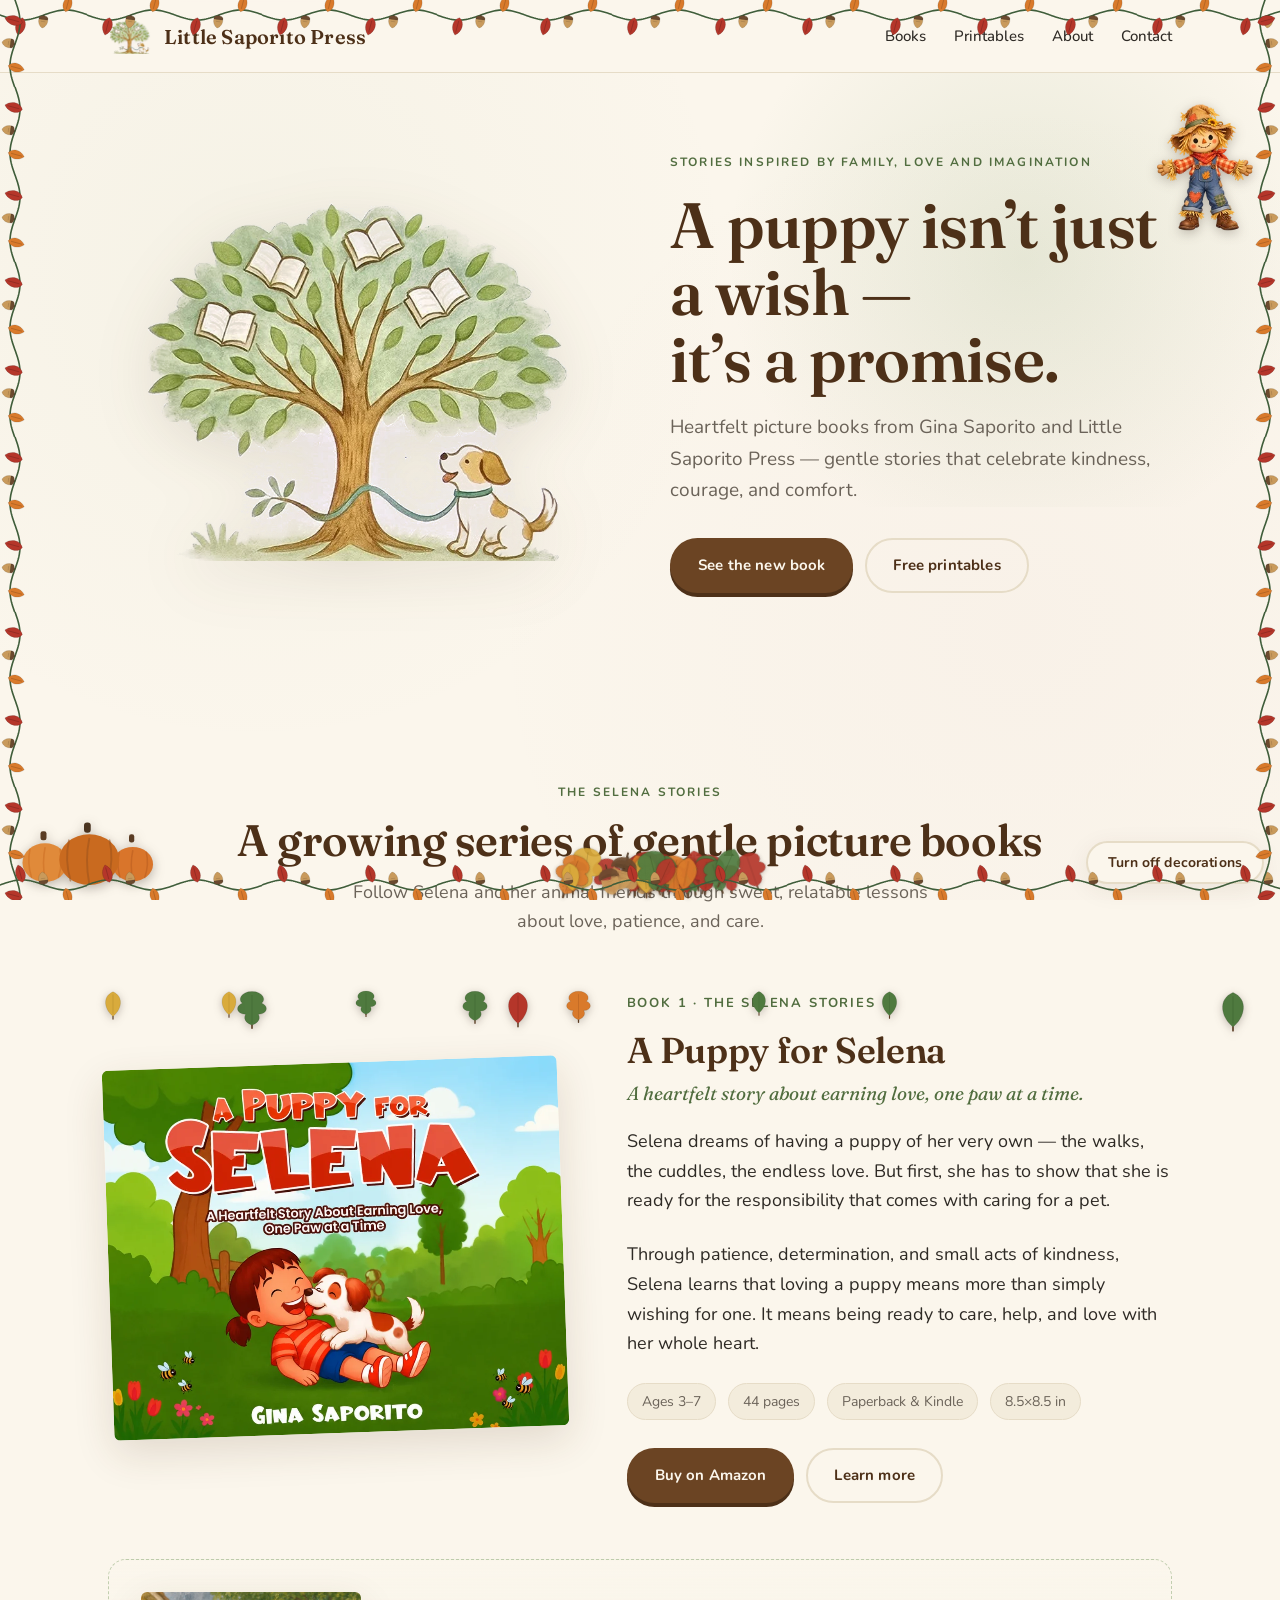
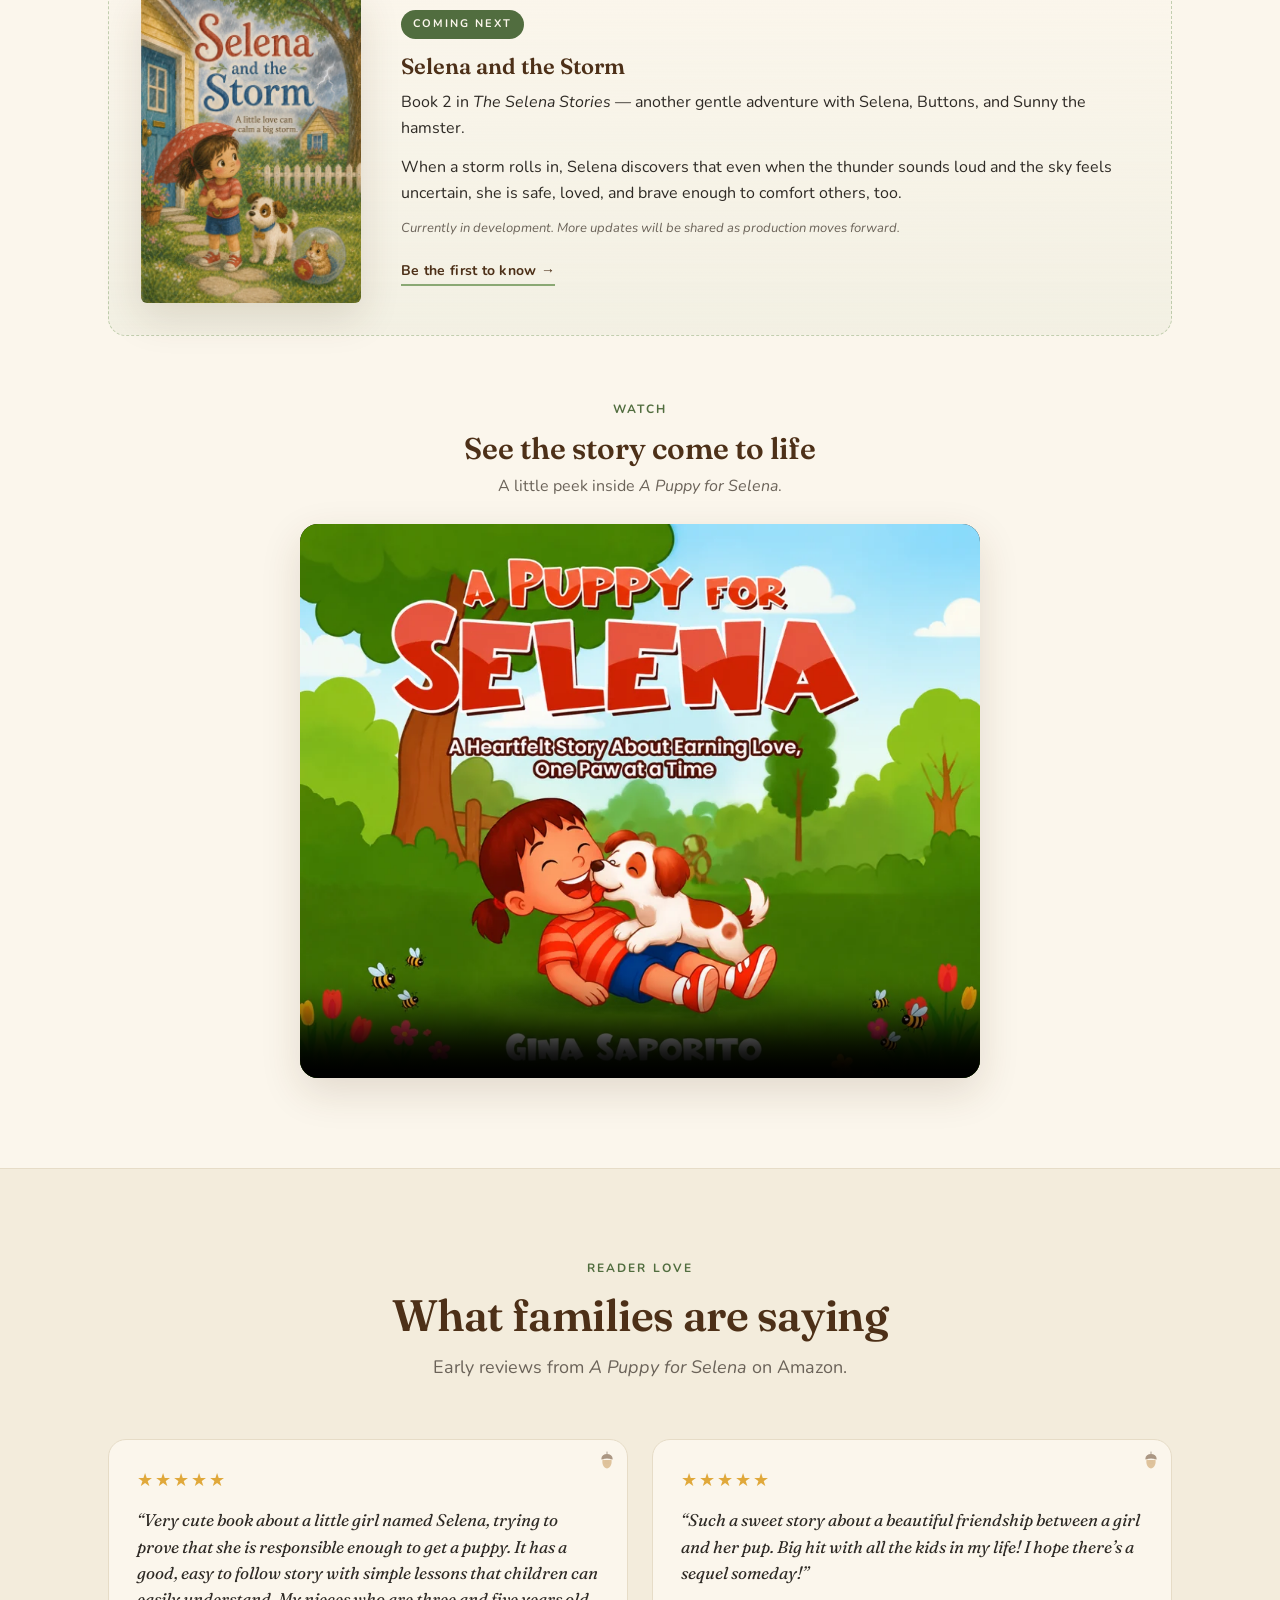
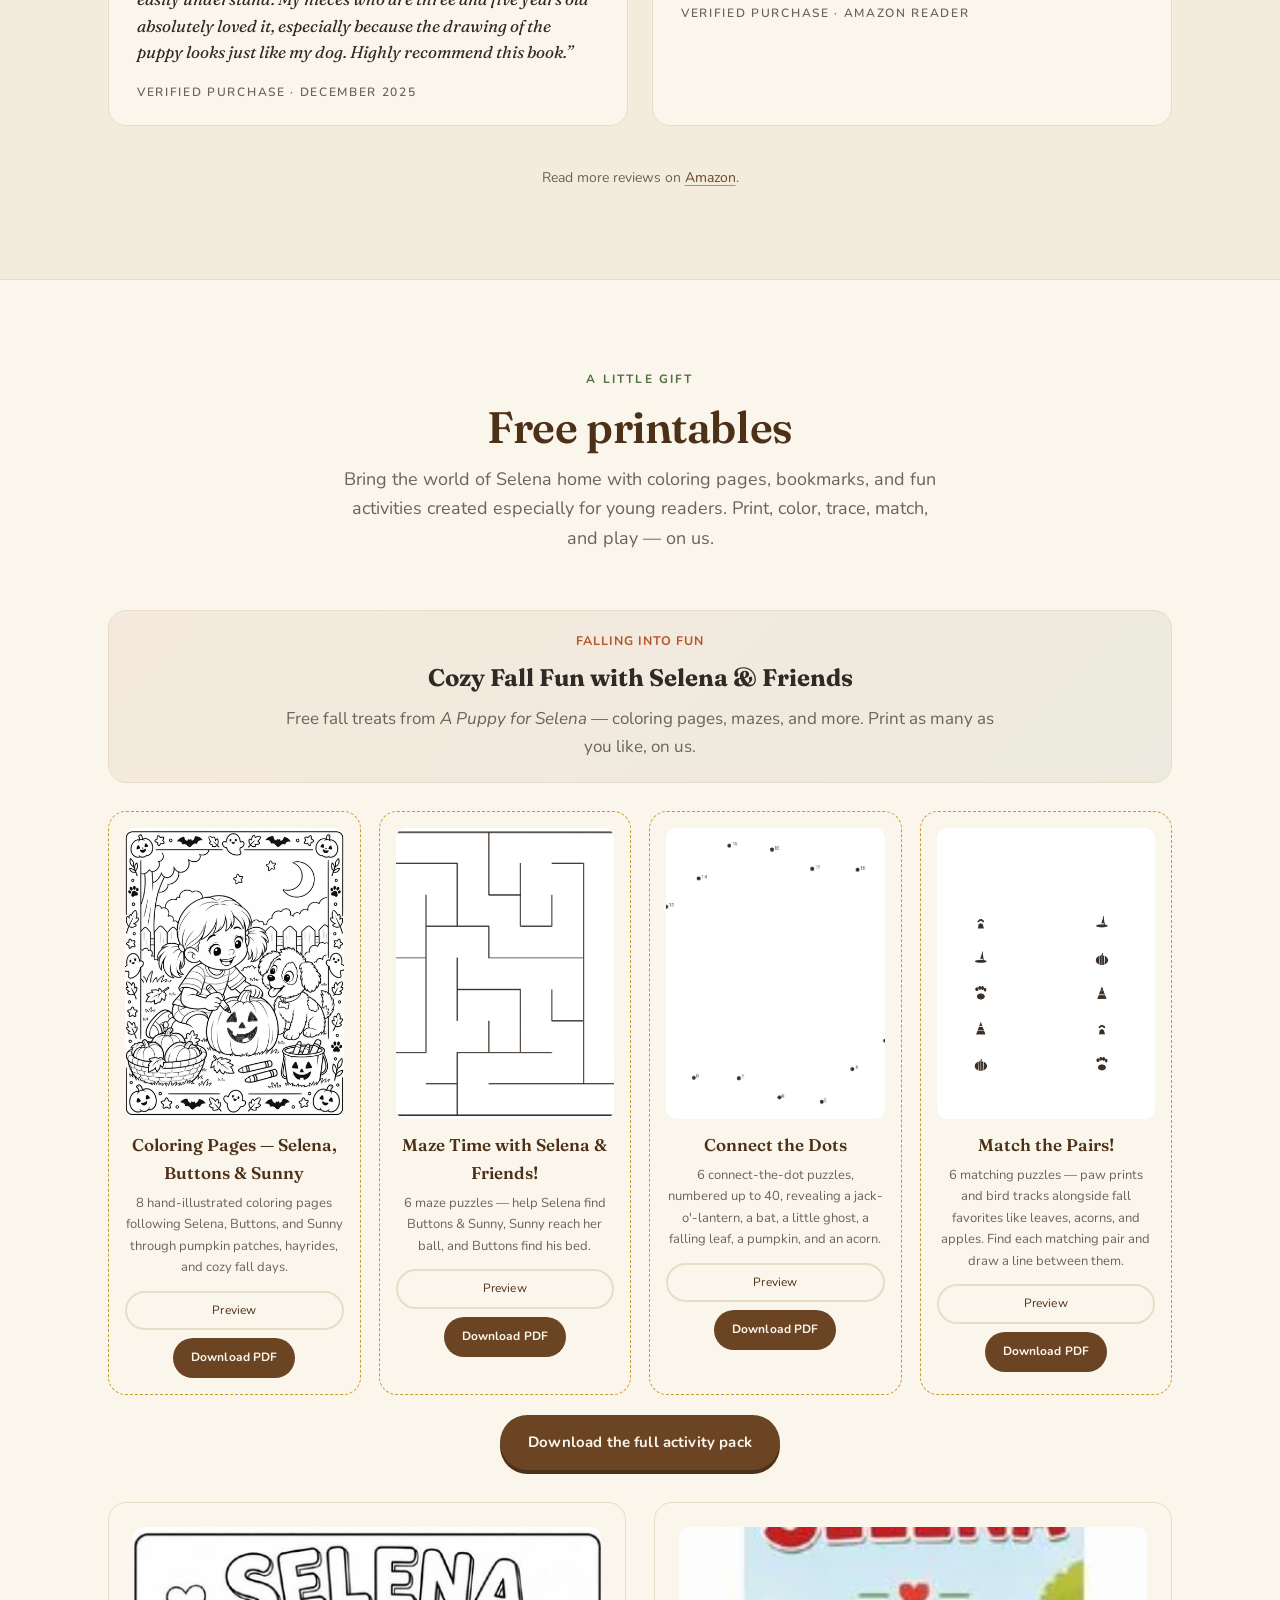
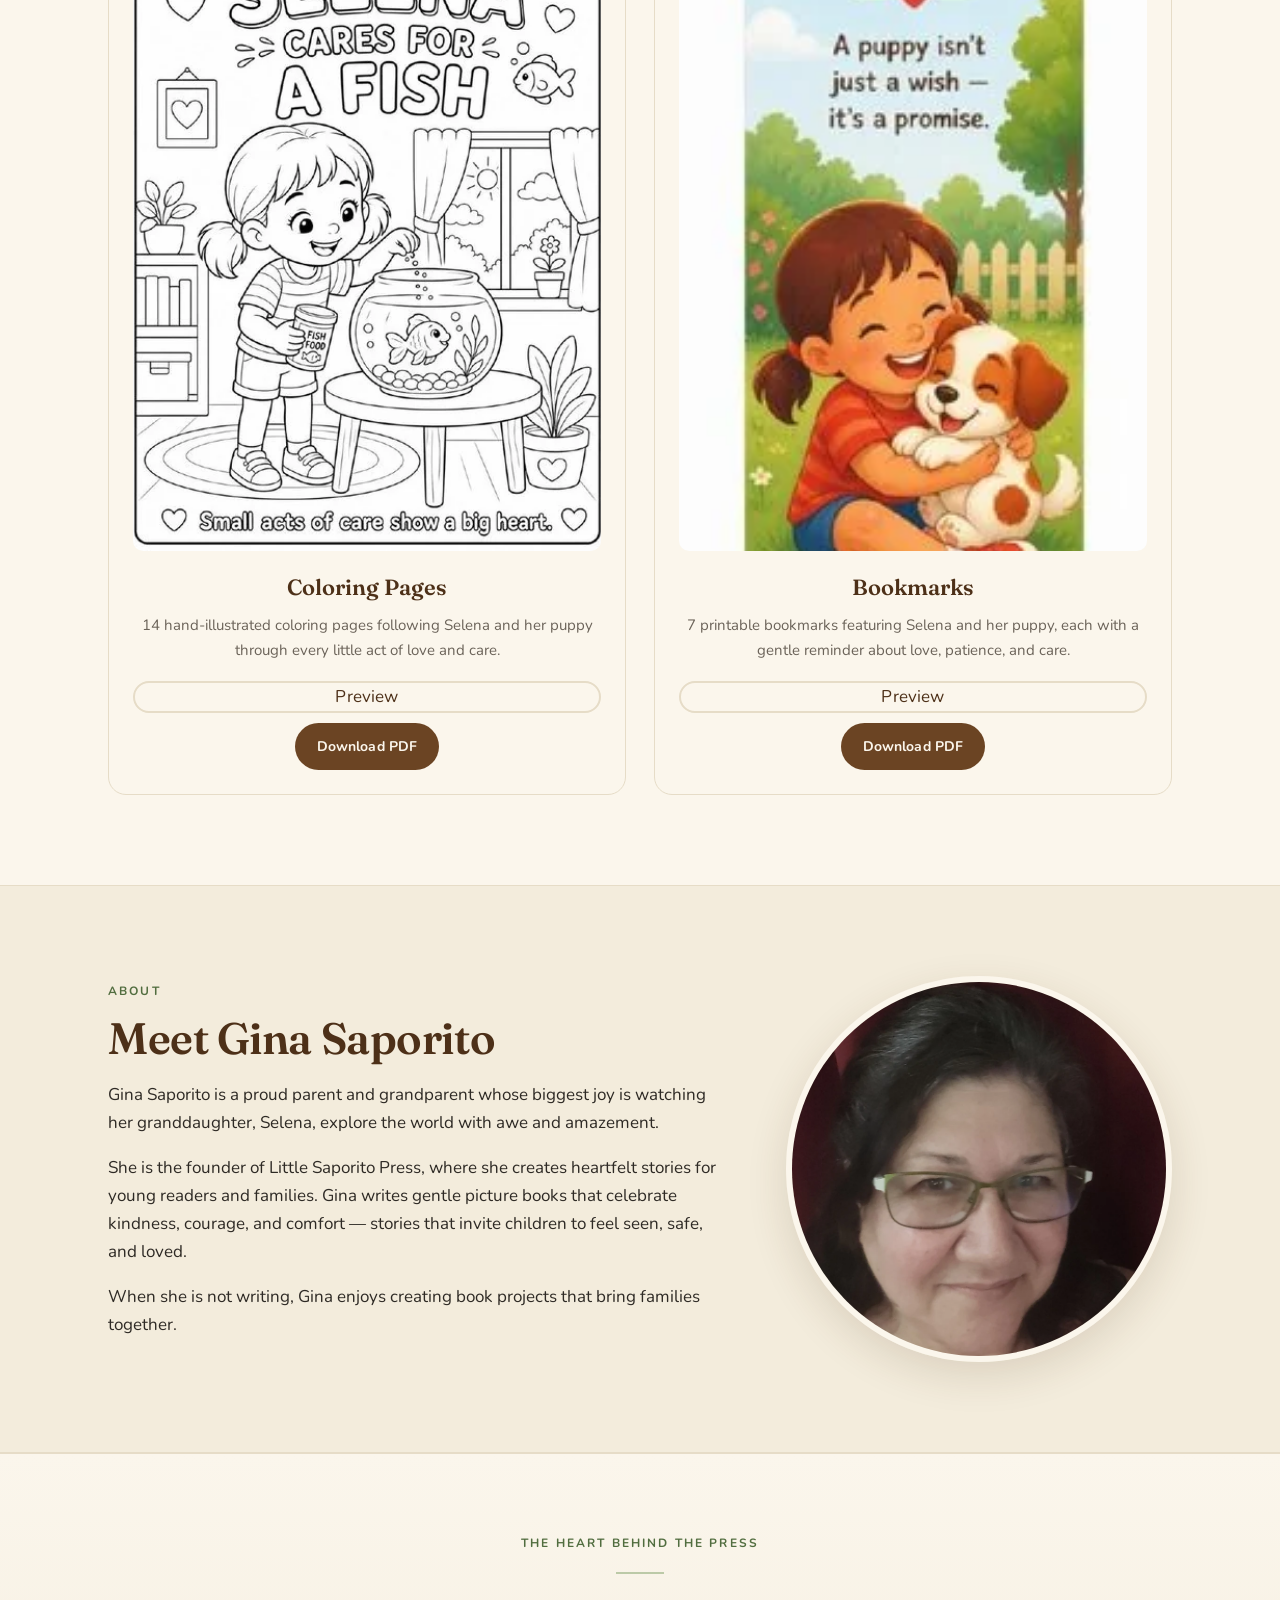
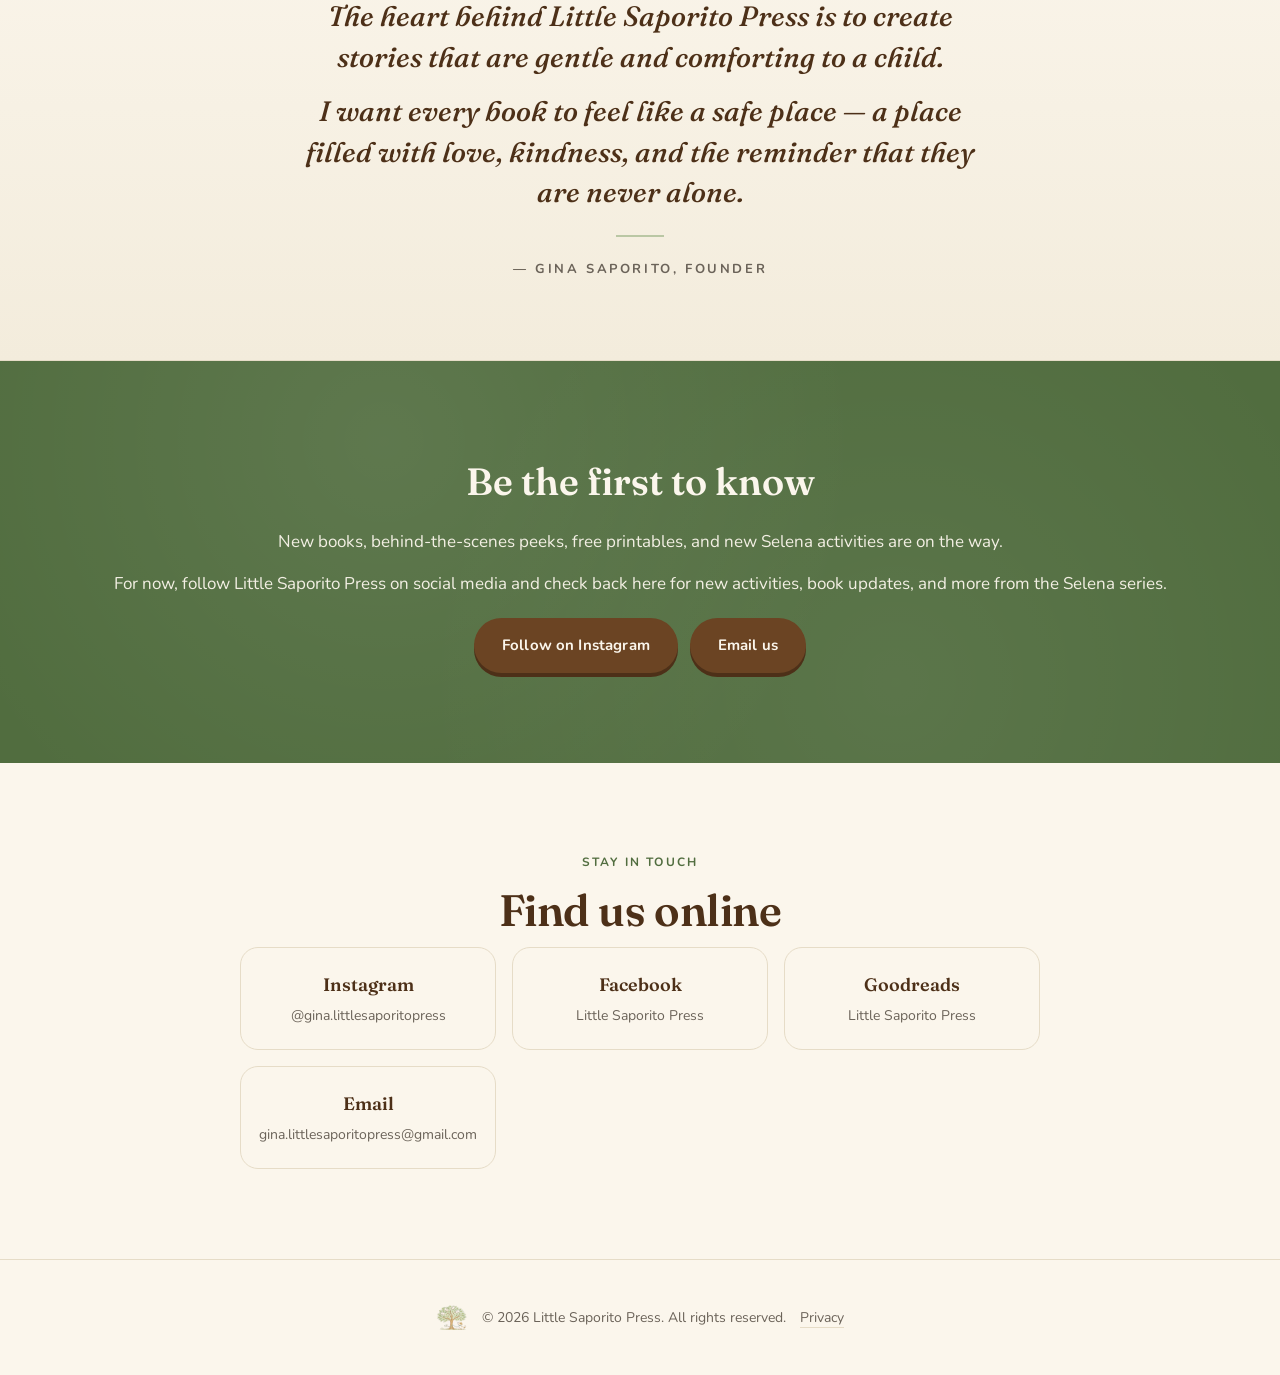
<file: index.html>
<!DOCTYPE html>
<html lang="en">
<head>
  <meta charset="UTF-8" />
  <meta name="viewport" content="width=device-width, initial-scale=1.0" />

  <!-- SEO basics -->
  <title>Little Saporito Press &mdash; Children&rsquo;s Books by Gina Saporito</title>
  <meta name="description" content="Stories inspired by family, love and imagination. Gentle picture books, free printable coloring pages, and bookmarks by Gina Saporito and Little Saporito Press, home of A Puppy for Selena and The Selena Stories." />
  <meta name="author" content="Gina Saporito" />
  <link rel="canonical" href="https://www.littlesaporitopress.com/" />

  <!-- Favicons -->
  <link rel="icon" type="image/png" sizes="32x32" href="images/favicon-32.png" />
  <link rel="apple-touch-icon" sizes="180x180" href="images/favicon-180.png" />

  <!-- Open Graph (Facebook, LinkedIn, iMessage, Slack, etc.) -->
  <meta property="og:type" content="website" />
  <meta property="og:url" content="https://www.littlesaporitopress.com/" />
  <meta property="og:title" content="Little Saporito Press &mdash; Children&rsquo;s Books by Gina Saporito" />
  <meta property="og:description" content="Stories inspired by family, love and imagination. Free printables and the picture book A Puppy for Selena." />
  <meta property="og:image" content="https://www.littlesaporitopress.com/images/og-share.jpg" />
  <meta property="og:image:width" content="1200" />
  <meta property="og:image:height" content="630" />
  <meta property="og:site_name" content="Little Saporito Press" />

  <!-- Twitter Card -->
  <meta name="twitter:card" content="summary_large_image" />
  <meta name="twitter:title" content="Little Saporito Press &mdash; Children&rsquo;s Books by Gina Saporito" />
  <meta name="twitter:description" content="Stories inspired by family, love and imagination. Home of A Puppy for Selena." />
  <meta name="twitter:image" content="https://www.littlesaporitopress.com/images/og-share.jpg" />

  <!-- Structured data: tells Google this is an author/publisher site -->
  <script type="application/ld+json">
  {
    "@context": "https://schema.org",
    "@type": "Organization",
    "name": "Little Saporito Press",
    "url": "https://www.littlesaporitopress.com/",
    "logo": "https://www.littlesaporitopress.com/images/logo.webp",
    "founder": {
      "@type": "Person",
      "name": "Gina Saporito"
    },
    "sameAs": [
      "https://www.instagram.com/gina.littlesaporitopress",
      "https://www.facebook.com/people/Little-Saporito-Press/61582445733881/",
      "https://www.goodreads.com/littlesaporitopress"
    ]
  }
  </script>

  <!-- Fonts: Fraunces is a warm, storybook-feeling serif; Nunito is rounded and friendly for body text -->
  <link rel="preconnect" href="https://fonts.googleapis.com" />
  <link rel="preconnect" href="https://fonts.gstatic.com" crossorigin />
  <link href="https://fonts.googleapis.com/css2?family=Fraunces:opsz,wght@9..144,500;9..144,600;9..144,700&family=Nunito:wght@400;500;600;700&display=swap" rel="stylesheet" />

  <link rel="stylesheet" href="style.css" />
  <link rel="stylesheet" href="seasonal/seasonal.css" />

  <!-- Cloudflare Web Analytics -->
  <script type="module" src="https://static.cloudflareinsights.com/beacon.min.js" data-cf-beacon='{"token": "549547b28a324fef8c4798e4c450c4cd"}'></script>
  <!-- End Cloudflare Web Analytics -->
</head>
<body>
  <a class="skip-link" href="#top">Skip to main content</a>
  <header class="site-header">
    <div class="container header-inner">
      <a href="#top" class="logo-link" aria-label="Little Saporito Press home">
        <img src="images/logo.webp" alt="" class="logo-mark" width="716" height="585" />
        <span class="logo-text">Little Saporito Press</span>
      </a>
      <nav class="nav" aria-label="Main">
        <a href="#books">Books</a>
        <a href="#printables">Printables</a>
        <a href="#about">About</a>
        <a href="#contact">Contact</a>
      </nav>
    </div>
  </header>

  <main id="top">
    <!-- HERO -->
    <section class="hero">
      <div class="container hero-inner">
        <div class="hero-art">
          <img src="images/logo.webp" alt="Little Saporito Press logo: a watercolor tree with open books in its leaves and a small puppy on a leash beneath it." width="716" height="585" />
        </div>
        <div class="hero-copy">
          <p class="eyebrow">Stories inspired by family, love and imagination</p>
          <h1 class="hero-title">A puppy isn&rsquo;t just a wish &mdash;<br/>it&rsquo;s a promise.</h1>
          <p class="hero-tagline">Heartfelt picture books from Gina Saporito and Little Saporito Press &mdash; gentle stories that celebrate kindness, courage, and comfort.</p>
          <div class="hero-actions">
            <a href="#books" class="btn btn-primary">See the new book</a>
            <a href="#printables" class="btn btn-ghost">Free printables</a>
          </div>
        </div>
      </div>
      <!-- soft watercolor-paper feel handled in CSS -->
    </section>

    <!-- BOOKS -->
    <section id="books" class="section">
      <div class="container">
        <p class="section-eyebrow">The Selena Stories</p>
        <h2 class="section-title">A growing series of gentle picture books</h2>
        <p class="section-sub">Follow Selena and her animal friends through sweet, relatable lessons about love, patience, and care.</p>

        <div class="feature-book">
          <a href="book-puppy-for-selena.html" class="feature-book-cover">
            <img src="images/book-cover-puppy-for-selena.webp" alt="Cover of A Puppy for Selena: a smiling girl in a red striped shirt being licked on the cheek by a brown and white puppy in a sunny park." width="900" height="733" loading="lazy" />
          </a>
          <div class="feature-book-info">
            <p class="book-meta">Book 1 &middot; The Selena Stories</p>
            <h3 class="feature-book-title">A Puppy for Selena</h3>
            <p class="book-tagline">A heartfelt story about earning love, one paw at a time.</p>
            <p class="book-blurb">Selena dreams of having a puppy of her very own &mdash; the walks, the cuddles, the endless love. But first, she has to show that she is ready for the responsibility that comes with caring for a pet.</p>
            <p class="book-blurb">Through patience, determination, and small acts of kindness, Selena learns that loving a puppy means more than simply wishing for one. It means being ready to care, help, and love with her whole heart.</p>
            <ul class="book-quick-facts">
              <li>Ages 3&ndash;7</li>
              <li>44 pages</li>
              <li>Paperback &amp; Kindle</li>
              <li>8.5&times;8.5 in</li>
            </ul>
            <div class="hero-actions">
              <a href="https://www.amazon.com/dp/B0G4F6BZ5H" target="_blank" rel="noopener" class="btn btn-primary">Buy on Amazon</a>
              <a href="book-puppy-for-selena.html" class="btn btn-ghost">Learn more</a>
            </div>
          </div>
        </div>

        <!-- Coming next: Book 2 teaser -->
        <div class="series-next">
          <div class="series-next-cover">
            <img src="images/book-cover-selena-and-the-storm.webp" alt="Cover of Selena and the Storm: Selena holding a red polka-dot umbrella in the rain beside her puppy Buttons and Sunny the hamster in a clear ball." width="900" height="1272" loading="lazy" />
          </div>
          <div class="series-next-body">
            <div class="series-card-tag series-card-tag-soon">Coming next</div>
            <h3 class="series-card-title">Selena and the Storm</h3>
            <p class="series-card-desc">Book 2 in <em>The Selena Stories</em> &mdash; another gentle adventure with Selena, Buttons, and Sunny the hamster.</p>
            <p class="series-card-desc">When a storm rolls in, Selena discovers that even when the thunder sounds loud and the sky feels uncertain, she is safe, loved, and brave enough to comfort others, too.</p>
            <p class="series-card-meta">Currently in development. More updates will be shared as production moves forward.</p>
            <a href="#contact" class="link-arrow">Be the first to know &rarr;</a>
          </div>
        </div>

        <!-- Book trailer -->
        <div class="book-trailer">
          <p class="section-eyebrow">Watch</p>
          <h3 class="book-trailer-title">See the story come to life</h3>
          <p class="book-trailer-sub">A little peek inside <em>A Puppy for Selena</em>.</p>
          <div class="video-frame">
            <video controls preload="metadata" playsinline poster="images/book-cover-puppy-for-selena.webp">
              <source src="media/a-puppy-for-selena-trailer.mp4" type="video/mp4" />
              Your browser doesn&rsquo;t support embedded video. <a href="media/a-puppy-for-selena-trailer.mp4">Download the clip</a> instead.
            </video>
          </div>
        </div>
      </div>
    </section>

    <!-- READER LOVE / TESTIMONIALS -->
    <section class="section section-alt">
      <div class="container">
        <p class="section-eyebrow">Reader love</p>
        <h2 class="section-title">What families are saying</h2>
        <p class="section-sub">Early reviews from <em>A Puppy for Selena</em> on Amazon.</p>

        <div class="reviews-grid">
          <article class="review-card">
            <div class="review-stars" aria-label="Five out of five stars">&#9733;&#9733;&#9733;&#9733;&#9733;</div>
            <p class="review-text">&ldquo;Very cute book about a little girl named Selena, trying to prove that she is responsible enough to get a puppy. It has a good, easy to follow story with simple lessons that children can easily understand. My nieces who are three and five years old absolutely loved it, especially because the drawing of the puppy looks just like my dog. Highly recommend this book.&rdquo;</p>
            <p class="review-meta">Verified purchase &middot; December 2025</p>
          </article>
          <article class="review-card">
            <div class="review-stars" aria-label="Five out of five stars">&#9733;&#9733;&#9733;&#9733;&#9733;</div>
            <p class="review-text">&ldquo;Such a sweet story about a beautiful friendship between a girl and her pup. Big hit with all the kids in my life! I hope there&rsquo;s a sequel someday!&rdquo;</p>
            <p class="review-meta">Verified purchase &middot; Amazon reader</p>
          </article>
        </div>

        <p class="reviews-footnote">Read more reviews on <a href="https://www.amazon.com/dp/B0G4F6BZ5H" target="_blank" rel="noopener">Amazon</a>.</p>
      </div>
    </section>

    <!-- FREE PRINTABLES -->
    <section id="printables" class="section">
      <div class="container">
        <p class="section-eyebrow">A little gift</p>
        <h2 class="section-title">Free printables</h2>
        <p class="section-sub">Bring the world of Selena home with coloring pages, bookmarks, and fun activities created especially for young readers. Print, color, trace, match, and play &mdash; on us.</p>

        <div id="seasonal-mount"></div>

        <div class="card-grid">
          <article class="card">
            <button type="button" class="card-image card-preview-trigger" data-pdf="downloads/a-puppy-for-selena-coloring-pages.pdf" data-title="Coloring Pages" aria-label="Preview the coloring pages PDF">
              <img src="images/printables/coloring-preview.webp" alt="Preview of a coloring page from A Puppy for Selena: Selena feeding a goldfish, with the words 'Small acts of care show a big heart.'" width="464" height="600" loading="lazy" />
              <span class="preview-overlay" aria-hidden="true">
                <span class="preview-overlay-icon">&#128270;</span>
                <span class="preview-overlay-label">Click to preview</span>
              </span>
            </button>
            <h3>Coloring Pages</h3>
            <p>14 hand-illustrated coloring pages following Selena and her puppy through every little act of love and care.</p>
            <div class="card-actions">
              <button type="button" class="btn btn-ghost btn-small card-preview-trigger" data-pdf="downloads/a-puppy-for-selena-coloring-pages.pdf" data-title="Coloring Pages">Preview</button>
              <a href="downloads/a-puppy-for-selena-coloring-pages.pdf" download class="btn btn-small">Download PDF</a>
            </div>
          </article>
          <article class="card">
            <button type="button" class="card-image card-preview-trigger" data-pdf="downloads/a-puppy-for-selena-bookmarks.pdf" data-title="Bookmarks" aria-label="Preview the bookmarks PDF">
              <img src="images/printables/bookmarks-preview.webp" alt="Preview of a printable bookmark featuring Selena hugging her puppy, with the line 'A puppy isn't just a wish &mdash; it's a promise.'" width="200" height="600" loading="lazy" />
              <span class="preview-overlay" aria-hidden="true">
                <span class="preview-overlay-icon">&#128270;</span>
                <span class="preview-overlay-label">Click to preview</span>
              </span>
            </button>
            <h3>Bookmarks</h3>
            <p>7 printable bookmarks featuring Selena and her puppy, each with a gentle reminder about love, patience, and care.</p>
            <div class="card-actions">
              <button type="button" class="btn btn-ghost btn-small card-preview-trigger" data-pdf="downloads/a-puppy-for-selena-bookmarks.pdf" data-title="Bookmarks">Preview</button>
              <a href="downloads/a-puppy-for-selena-bookmarks.pdf" download class="btn btn-small">Download PDF</a>
            </div>
          </article>
        </div>
      </div>
    </section>

    <!-- ABOUT -->
    <section id="about" class="section section-alt">
      <div class="container about-grid">
        <div class="about-text">
          <p class="section-eyebrow">About</p>
          <h2 class="section-title section-title-left">Meet Gina Saporito</h2>
          <p>Gina Saporito is a proud parent and grandparent whose biggest joy is watching her granddaughter, Selena, explore the world with awe and amazement.</p>
          <p>She is the founder of Little Saporito Press, where she creates heartfelt stories for young readers and families. Gina writes gentle picture books that celebrate kindness, courage, and comfort &mdash; stories that invite children to feel seen, safe, and loved.</p>
          <p>When she is not writing, Gina enjoys creating book projects that bring families together.</p>
        </div>
        <div class="about-aside">
          <img src="images/gina-saporito.webp" alt="Gina Saporito, founder of Little Saporito Press, smiling and wearing green-rimmed glasses." class="about-photo-img" width="800" height="1163" loading="lazy" />
        </div>
      </div>
    </section>

    <!-- MISSION / HEART BEHIND THE PRESS -->
    <section class="section section-mission">
      <div class="container mission-wrap">
        <p class="section-eyebrow">The heart behind the press</p>
        <blockquote class="mission-quote">
          <p>The heart behind Little Saporito Press is to create stories that are gentle and comforting to a child.</p>
          <p>I want every book to feel like a safe place &mdash; a place filled with love, kindness, and the reminder that they are never alone.</p>
        </blockquote>
        <p class="mission-attribution">&mdash; Gina Saporito, founder</p>
      </div>
    </section>

    <!-- NEWSLETTER -->
    <section class="section section-accent">
      <div class="container newsletter">
        <h2>Be the first to know</h2>
        <p>New books, behind-the-scenes peeks, free printables, and new Selena activities are on the way.</p>
        <p>For now, follow Little Saporito Press on social media and check back here for new activities, book updates, and more from the Selena series.</p>
        <div class="hero-actions">
          <a href="https://www.instagram.com/gina.littlesaporitopress" target="_blank" rel="noopener" class="btn btn-primary">Follow on Instagram</a>
          <a href="mailto:gina.littlesaporitopress@gmail.com" class="btn btn-primary">Email us</a>
        </div>
      </div>
    </section>

    <!-- CONTACT / SOCIALS -->
    <section id="contact" class="section">
      <div class="container contact">
        <p class="section-eyebrow">Stay in touch</p>
        <h2 class="section-title">Find us online</h2>
        <ul class="social-list">
          <li>
            <a href="https://www.instagram.com/gina.littlesaporitopress" target="_blank" rel="noopener">
              <span class="social-name">Instagram</span>
              <span class="social-handle">@gina.littlesaporitopress</span>
            </a>
          </li>
          <li>
            <a href="https://www.facebook.com/people/Little-Saporito-Press/61582445733881/" target="_blank" rel="noopener">
              <span class="social-name">Facebook</span>
              <span class="social-handle">Little Saporito Press</span>
            </a>
          </li>
          <li>
            <a href="https://www.goodreads.com/littlesaporitopress" target="_blank" rel="noopener">
              <span class="social-name">Goodreads</span>
              <span class="social-handle">Little Saporito Press</span>
            </a>
          </li>
          <li>
            <a href="mailto:gina.littlesaporitopress@gmail.com">
              <span class="social-name">Email</span>
              <span class="social-handle">gina.littlesaporitopress@gmail.com</span>
            </a>
          </li>
        </ul>
      </div>
    </section>
  </main>

  <footer class="site-footer">
    <div class="container footer-inner">
      <img src="images/logo.webp" alt="" class="footer-mark" width="716" height="585" loading="lazy" />
      <p>&copy; <span id="year"></span> Little Saporito Press. All rights reserved.</p>
      <p class="footer-links"><a href="privacy.html">Privacy</a></p>
    </div>
  </footer>

  <!-- PDF Preview Modal -->
  <div class="pdf-modal" id="pdfModal" aria-hidden="true" role="dialog" aria-modal="true" aria-labelledby="pdfModalTitle">
    <div class="pdf-modal-backdrop" data-close-modal></div>
    <div class="pdf-modal-panel" role="document">
      <div class="pdf-modal-header">
        <h2 class="pdf-modal-title" id="pdfModalTitle">Preview</h2>
        <div class="pdf-modal-actions">
          <a href="#" class="btn btn-small pdf-modal-download" download>Download PDF</a>
          <a href="#" class="btn btn-ghost btn-small pdf-modal-newtab" target="_blank" rel="noopener">Open in new tab</a>
          <button type="button" class="pdf-modal-close" aria-label="Close preview" data-close-modal>&times;</button>
        </div>
      </div>
      <div class="pdf-modal-frame-wrap">
        <iframe class="pdf-modal-iframe" title="PDF preview"></iframe>
      </div>
    </div>
  </div>

  <script src="seasonal/seasons.js"></script>
  <script src="seasonal/seasonal.js"></script>
  <script src="script.js"></script>
</body>
</html>
</file>
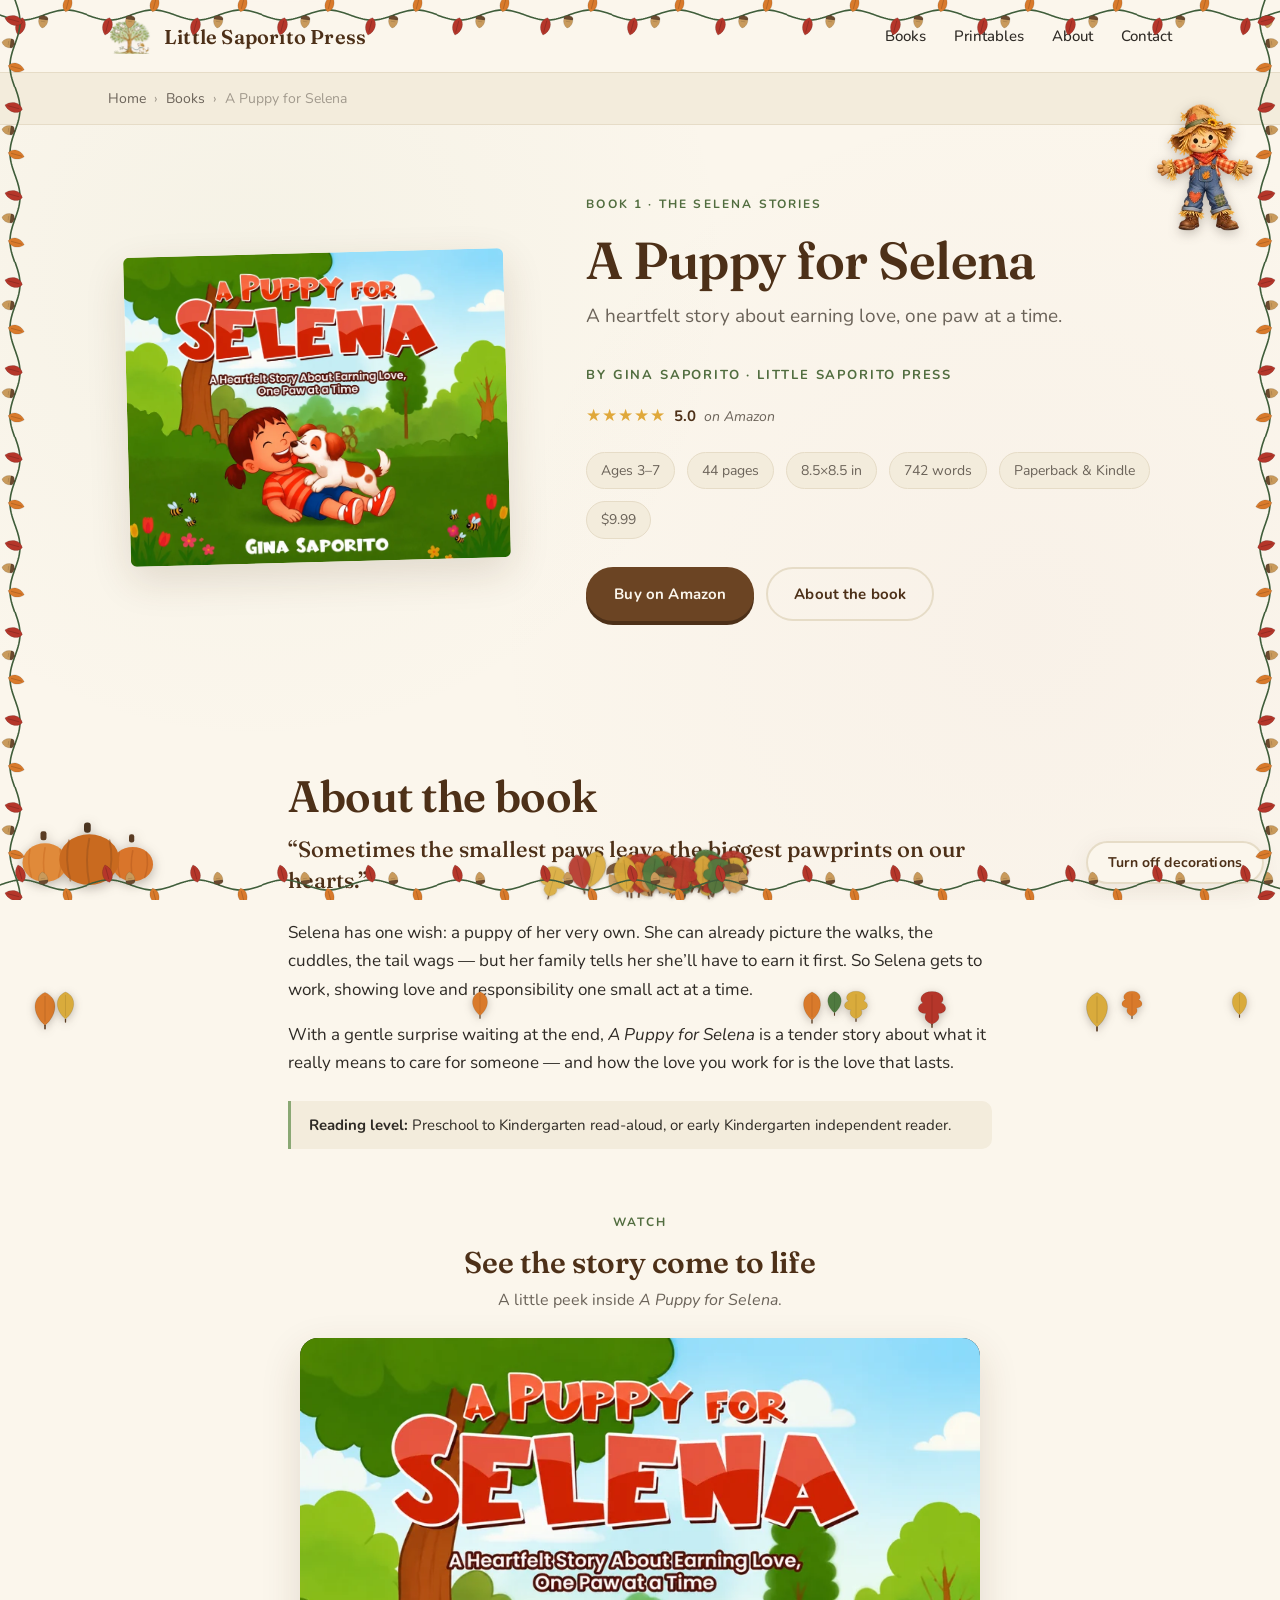
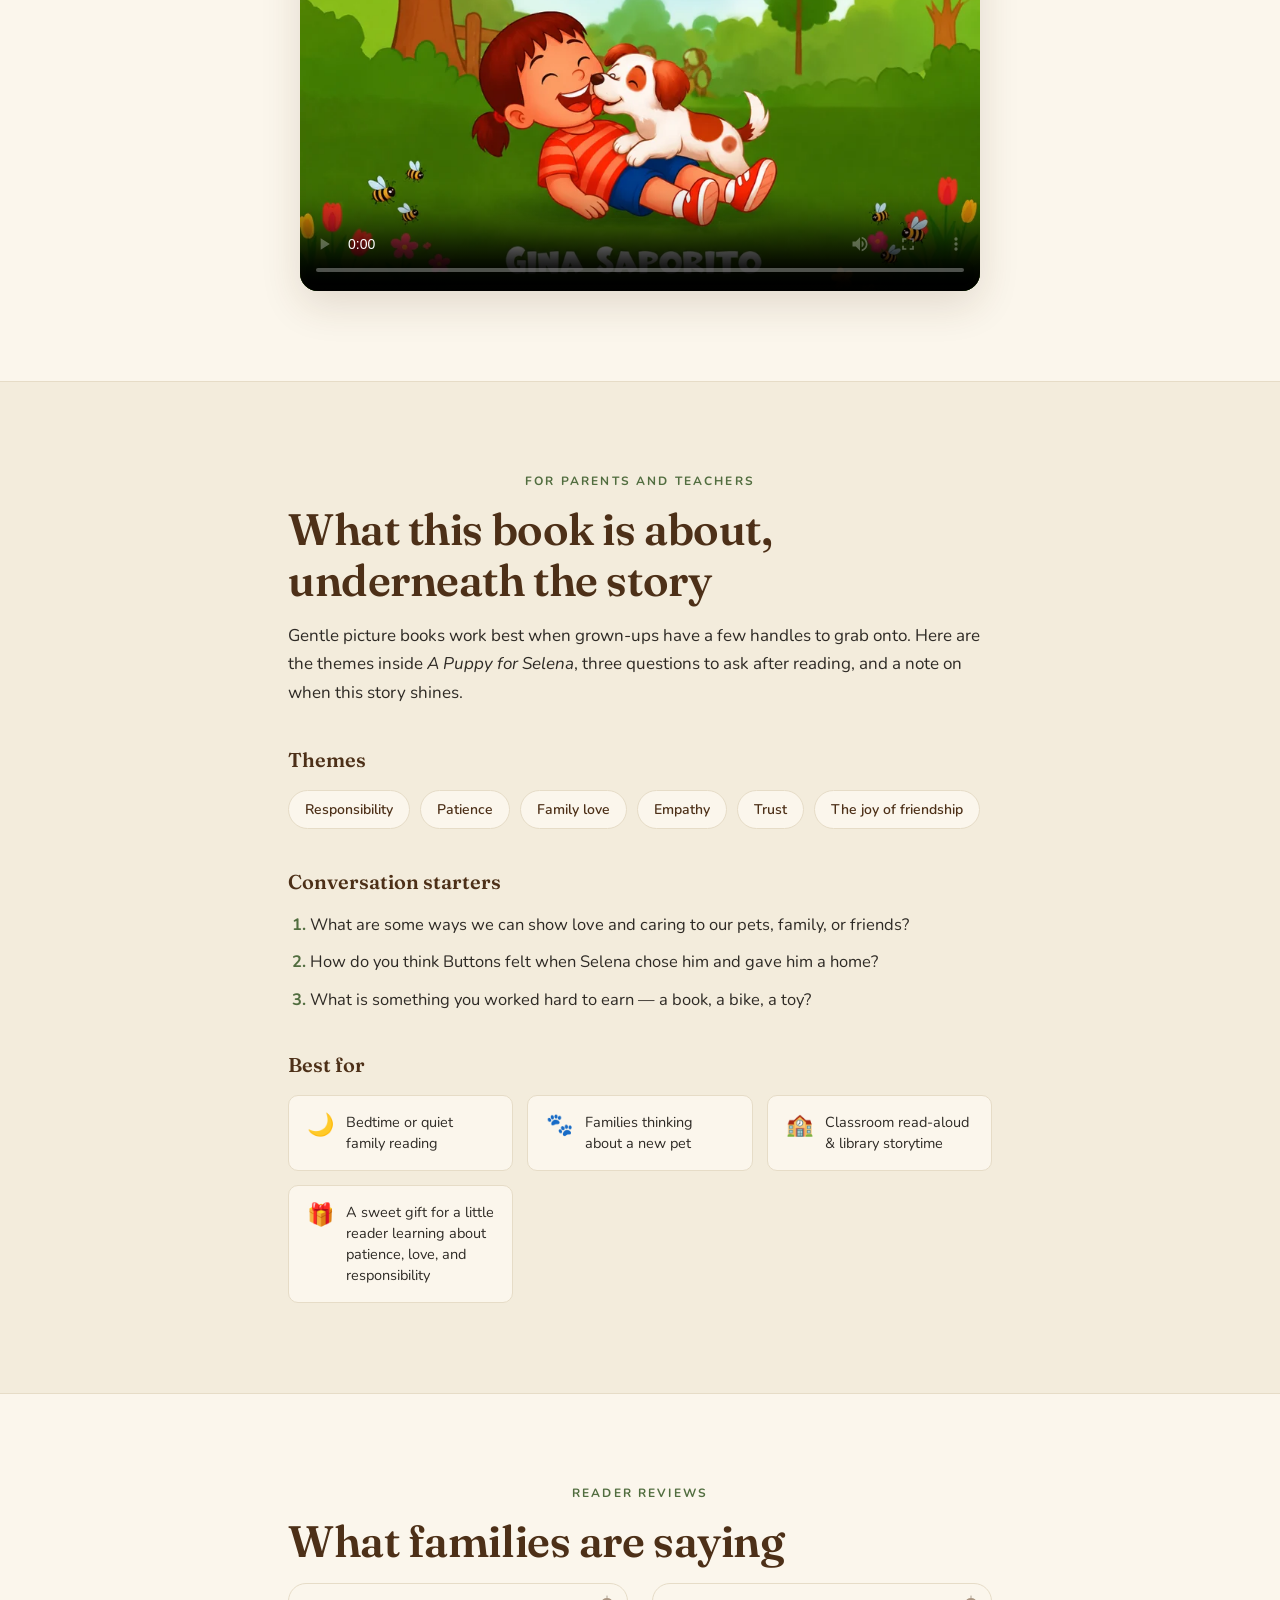
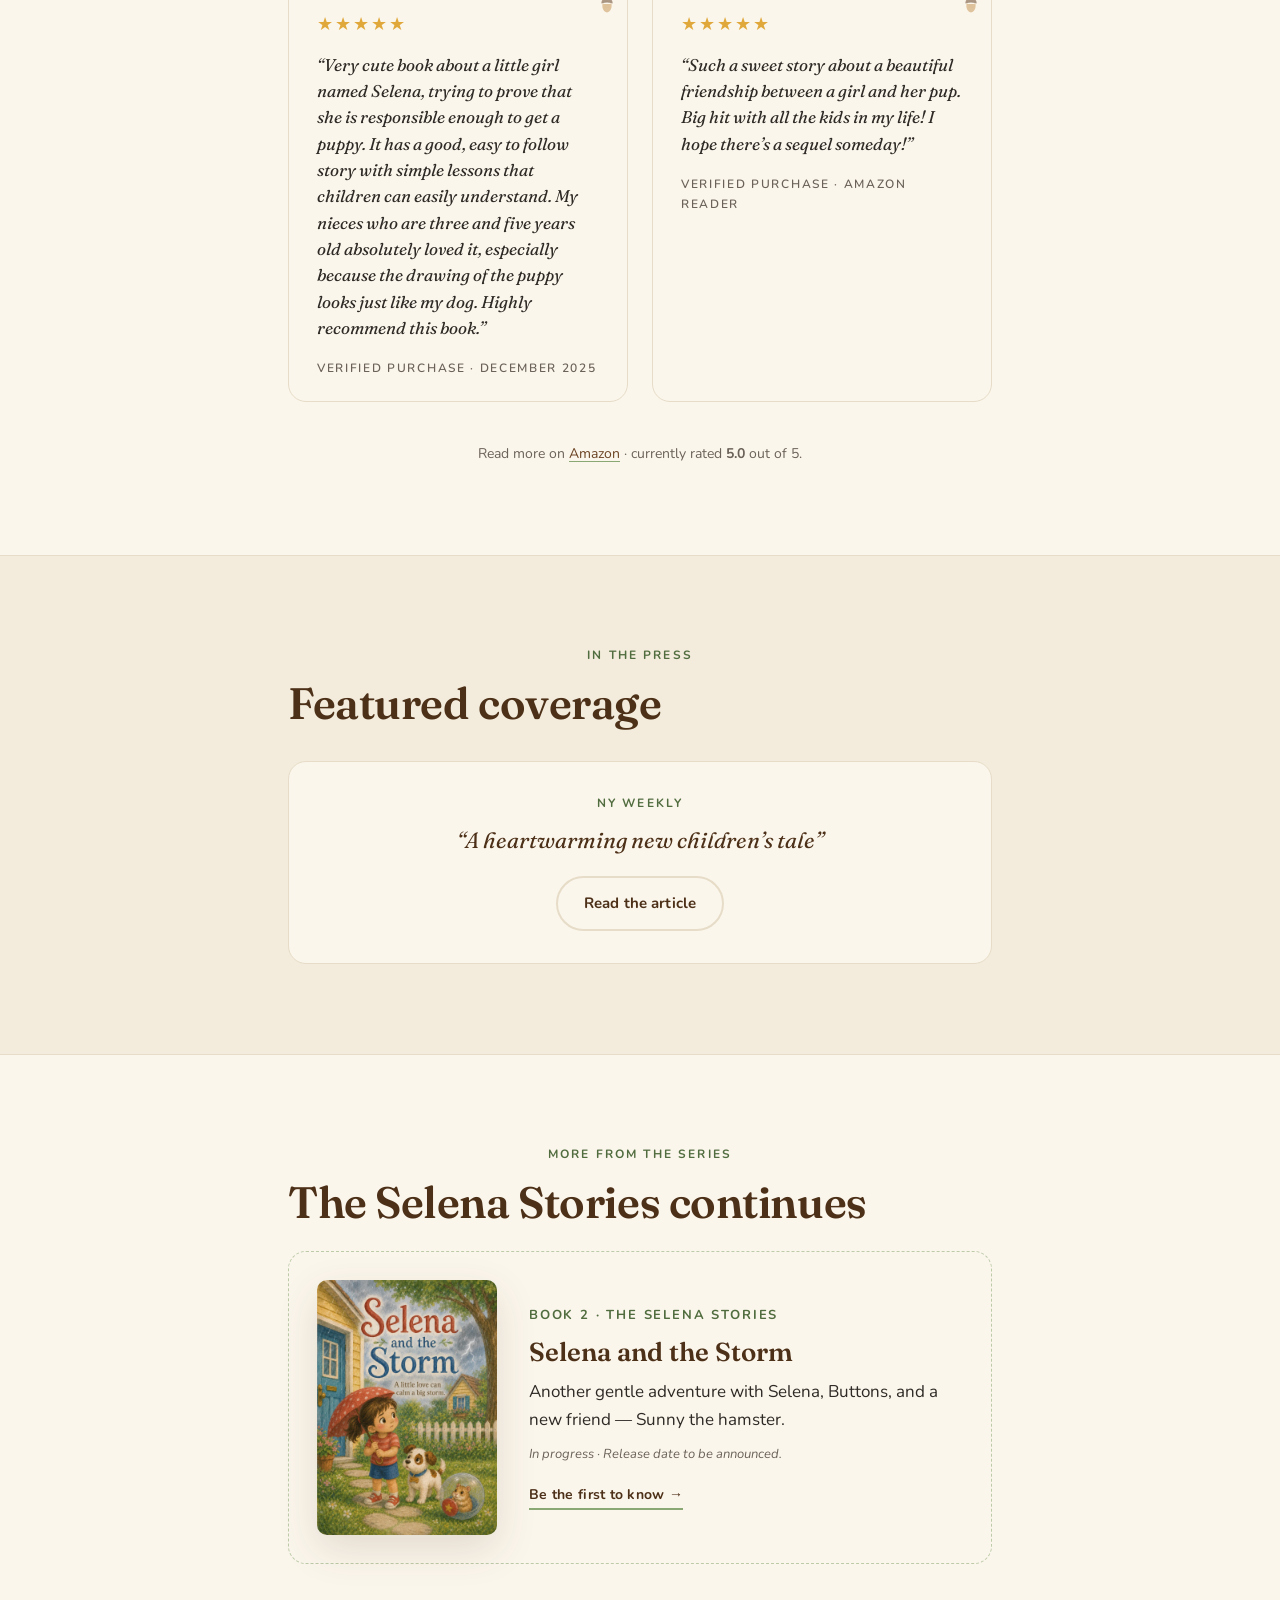
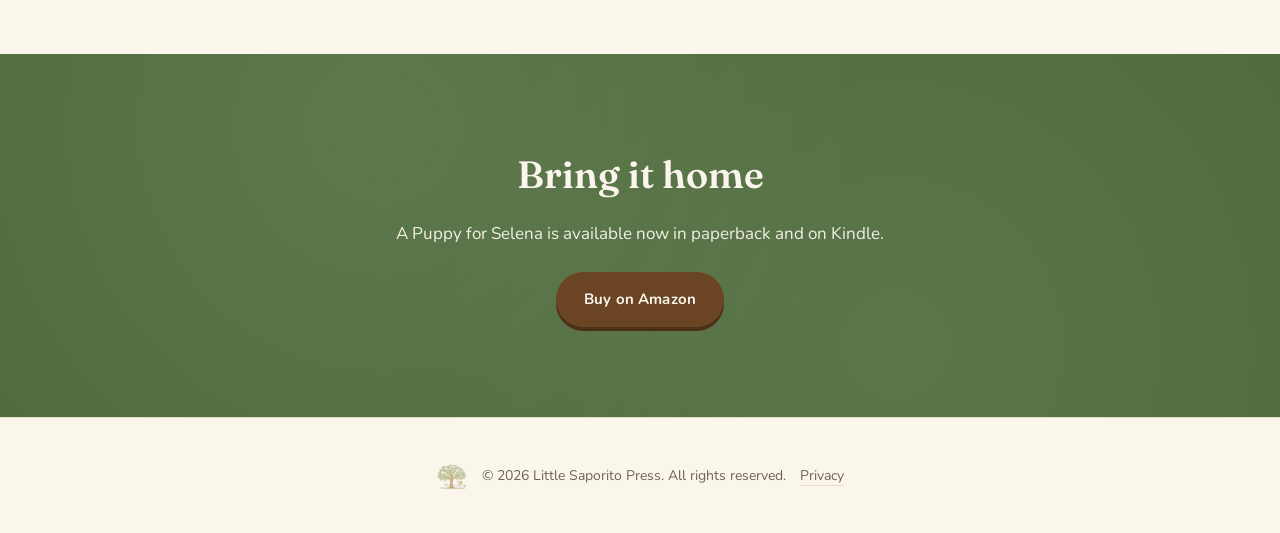
<file: book-puppy-for-selena.html>
<!DOCTYPE html>
<html lang="en">
<head>
  <meta charset="UTF-8" />
  <meta name="viewport" content="width=device-width, initial-scale=1.0" />

  <title>A Puppy for Selena &mdash; Little Saporito Press</title>
  <meta name="description" content="A Puppy for Selena by Gina Saporito &mdash; a heartfelt children's picture book about earning love, one paw at a time. Book 1 of The Selena Stories." />
  <link rel="canonical" href="https://www.littlesaporitopress.com/book-puppy-for-selena.html" />

  <link rel="icon" type="image/png" sizes="32x32" href="images/favicon-32.png" />
  <link rel="apple-touch-icon" sizes="180x180" href="images/favicon-180.png" />

  <!-- Open Graph -->
  <meta property="og:type" content="book" />
  <meta property="og:url" content="https://www.littlesaporitopress.com/book-puppy-for-selena.html" />
  <meta property="og:title" content="A Puppy for Selena &mdash; by Gina Saporito" />
  <meta property="og:description" content="A heartfelt picture book about earning love, one paw at a time." />
  <meta property="og:image" content="https://www.littlesaporitopress.com/images/book-cover-puppy-for-selena.webp" />
  <meta property="og:site_name" content="Little Saporito Press" />

  <!-- Twitter Card -->
  <meta name="twitter:card" content="summary_large_image" />
  <meta name="twitter:title" content="A Puppy for Selena &mdash; by Gina Saporito" />
  <meta name="twitter:description" content="A heartfelt picture book about earning love, one paw at a time." />
  <meta name="twitter:image" content="https://www.littlesaporitopress.com/images/book-cover-puppy-for-selena.webp" />

  <!-- Structured data: Book -->
  <script type="application/ld+json">
  {
    "@context": "https://schema.org",
    "@type": "Book",
    "name": "A Puppy for Selena",
    "author": {
      "@type": "Person",
      "name": "Gina Saporito"
    },
    "publisher": {
      "@type": "Organization",
      "name": "Little Saporito Press"
    },
    "bookFormat": "Paperback",
    "numberOfPages": 44,
    "inLanguage": "en",
    "image": "https://www.littlesaporitopress.com/images/book-cover-puppy-for-selena.webp",
    "description": "A heartfelt story about earning love, one paw at a time.",
    "aggregateRating": {
      "@type": "AggregateRating",
      "ratingValue": "5.0",
      "ratingCount": "16",
      "bestRating": "5"
    }
  }
  </script>

  <link rel="preconnect" href="https://fonts.googleapis.com" />
  <link rel="preconnect" href="https://fonts.gstatic.com" crossorigin />
  <link href="https://fonts.googleapis.com/css2?family=Fraunces:opsz,wght@9..144,500;9..144,600;9..144,700&family=Nunito:wght@400;500;600;700&display=swap" rel="stylesheet" />
  <link rel="stylesheet" href="style.css" />
  <link rel="stylesheet" href="seasonal/seasonal.css" />

  <!-- Cloudflare Web Analytics -->
  <script type="module" src="https://static.cloudflareinsights.com/beacon.min.js" data-cf-beacon='{"token": "549547b28a324fef8c4798e4c450c4cd"}'></script>
  <!-- End Cloudflare Web Analytics -->
</head>
<body>
  <a class="skip-link" href="#main-content">Skip to main content</a>
  <header class="site-header">
    <div class="container header-inner">
      <a href="index.html" class="logo-link" aria-label="Little Saporito Press home">
        <img src="images/logo.webp" alt="" class="logo-mark" width="716" height="585" />
        <span class="logo-text">Little Saporito Press</span>
      </a>
      <nav class="nav" aria-label="Main">
        <a href="index.html#books">Books</a>
        <a href="index.html#printables">Printables</a>
        <a href="index.html#about">About</a>
        <a href="index.html#contact">Contact</a>
      </nav>
    </div>
  </header>

  <main id="main-content">
    <!-- Breadcrumb -->
    <div class="breadcrumb-wrap">
      <div class="container">
        <nav class="breadcrumb" aria-label="Breadcrumb">
          <a href="index.html">Home</a>
          <span>&rsaquo;</span>
          <a href="index.html#books">Books</a>
          <span>&rsaquo;</span>
          <span aria-current="page">A Puppy for Selena</span>
        </nav>
      </div>
    </div>

    <!-- Book hero -->
    <section class="book-hero">
      <div class="container book-hero-inner">
        <div class="book-hero-cover">
          <img src="images/book-cover-puppy-for-selena.webp" alt="Cover of A Puppy for Selena: a smiling girl in a red striped shirt being licked on the cheek by a brown and white puppy in a sunny park." width="900" height="733" />
        </div>
        <div class="book-hero-info">
          <p class="eyebrow">Book 1 &middot; The Selena Stories</p>
          <h1 class="hero-title">A Puppy for Selena</h1>
          <p class="hero-tagline">A heartfelt story about earning love, one paw at a time.</p>
          <p class="book-meta">By Gina Saporito &middot; Little Saporito Press</p>

          <div class="rating-line" aria-label="Rated 5.0 out of 5 stars on Amazon">
            <span class="rating-stars" aria-hidden="true">&#9733;&#9733;&#9733;&#9733;&#9733;</span>
            <span class="rating-value">5.0</span>
            <span class="rating-source">on Amazon</span>
          </div>

          <ul class="book-quick-facts">
            <li>Ages 3&ndash;7</li>
            <li>44 pages</li>
            <li>8.5&times;8.5 in</li>
            <li>742 words</li>
            <li>Paperback &amp; Kindle</li>
            <li>$9.99</li>
          </ul>

          <div class="hero-actions">
            <a href="https://www.amazon.com/dp/B0G4F6BZ5H" target="_blank" rel="noopener" class="btn btn-primary">Buy on Amazon</a>
            <a href="#about-book" class="btn btn-ghost">About the book</a>
          </div>
        </div>
      </div>
    </section>

    <!-- About the book -->
    <section id="about-book" class="section">
      <div class="container book-content-wrap">
        <h2 class="section-title section-title-left">About the book</h2>
        <p class="lede">&ldquo;Sometimes the smallest paws leave the biggest pawprints on our hearts.&rdquo;</p>
        <p>Selena has one wish: a puppy of her very own. She can already picture the walks, the cuddles, the tail wags &mdash; but her family tells her she&rsquo;ll have to earn it first. So Selena gets to work, showing love and responsibility one small act at a time.</p>
        <p>With a gentle surprise waiting at the end, <em>A Puppy for Selena</em> is a tender story about what it really means to care for someone &mdash; and how the love you work for is the love that lasts.</p>
        <p class="reading-level"><strong>Reading level:</strong> Preschool to Kindergarten read-aloud, or early Kindergarten independent reader.</p>

        <div class="book-trailer">
          <p class="section-eyebrow">Watch</p>
          <h3 class="book-trailer-title">See the story come to life</h3>
          <p class="book-trailer-sub">A little peek inside <em>A Puppy for Selena</em>.</p>
          <div class="video-frame">
            <video controls preload="metadata" playsinline poster="images/book-cover-puppy-for-selena.webp">
              <source src="media/a-puppy-for-selena-trailer.mp4" type="video/mp4" />
              Your browser doesn&rsquo;t support embedded video. <a href="media/a-puppy-for-selena-trailer.mp4">Download the clip</a> instead.
            </video>
          </div>
        </div>
      </div>
    </section>

    <!-- For parents and teachers -->
    <section class="section section-alt">
      <div class="container book-content-wrap">
        <p class="section-eyebrow">For parents and teachers</p>
        <h2 class="section-title section-title-left">What this book is about, underneath the story</h2>
        <p>Gentle picture books work best when grown-ups have a few handles to grab onto. Here are the themes inside <em>A Puppy for Selena</em>, three questions to ask after reading, and a note on when this story shines.</p>

        <h3 class="subhead">Themes</h3>
        <ul class="theme-chips">
          <li>Responsibility</li>
          <li>Patience</li>
          <li>Family love</li>
          <li>Empathy</li>
          <li>Trust</li>
          <li>The joy of friendship</li>
        </ul>

        <h3 class="subhead">Conversation starters</h3>
        <ol class="questions-list">
          <li>What are some ways we can show love and caring to our pets, family, or friends?</li>
          <li>How do you think Buttons felt when Selena chose him and gave him a home?</li>
          <li>What is something you worked hard to earn &mdash; a book, a bike, a toy?</li>
        </ol>

        <h3 class="subhead">Best for</h3>
        <div class="occasion-grid">
          <div class="occasion-card">
            <div class="occasion-icon" aria-hidden="true">&#127769;</div>
            <p>Bedtime or quiet family reading</p>
          </div>
          <div class="occasion-card">
            <div class="occasion-icon" aria-hidden="true">&#128062;</div>
            <p>Families thinking about a new pet</p>
          </div>
          <div class="occasion-card">
            <div class="occasion-icon" aria-hidden="true">&#127979;</div>
            <p>Classroom read-aloud &amp; library storytime</p>
          </div>
          <div class="occasion-card">
            <div class="occasion-icon" aria-hidden="true">&#127873;</div>
            <p>A sweet gift for a little reader learning about patience, love, and responsibility</p>
          </div>
        </div>
      </div>
    </section>

    <!-- Reader reviews -->
    <section class="section">
      <div class="container book-content-wrap">
        <p class="section-eyebrow">Reader reviews</p>
        <h2 class="section-title section-title-left">What families are saying</h2>

        <div class="reviews-grid reviews-grid-tight">
          <article class="review-card">
            <div class="review-stars" aria-label="Five out of five stars">&#9733;&#9733;&#9733;&#9733;&#9733;</div>
            <p class="review-text">&ldquo;Very cute book about a little girl named Selena, trying to prove that she is responsible enough to get a puppy. It has a good, easy to follow story with simple lessons that children can easily understand. My nieces who are three and five years old absolutely loved it, especially because the drawing of the puppy looks just like my dog. Highly recommend this book.&rdquo;</p>
            <p class="review-meta">Verified purchase &middot; December 2025</p>
          </article>
          <article class="review-card">
            <div class="review-stars" aria-label="Five out of five stars">&#9733;&#9733;&#9733;&#9733;&#9733;</div>
            <p class="review-text">&ldquo;Such a sweet story about a beautiful friendship between a girl and her pup. Big hit with all the kids in my life! I hope there&rsquo;s a sequel someday!&rdquo;</p>
            <p class="review-meta">Verified purchase &middot; Amazon reader</p>
          </article>
        </div>

        <p class="reviews-footnote">Read more on <a href="https://www.amazon.com/dp/B0G4F6BZ5H" target="_blank" rel="noopener">Amazon</a> &middot; currently rated <strong>5.0</strong> out of 5.</p>
      </div>
    </section>

    <!-- Press / mentions -->
    <section class="section section-alt">
      <div class="container book-content-wrap">
        <p class="section-eyebrow">In the press</p>
        <h2 class="section-title section-title-left">Featured coverage</h2>
        <article class="press-mention">
          <p class="press-source">NY Weekly</p>
          <p class="press-quote">&ldquo;A heartwarming new children&rsquo;s tale&rdquo;</p>
          <a href="https://nyweekly.com/book/a-heartwarming-new-childrens-tale-is-on-its-way-meet-a-puppy-for-selena/" target="_blank" rel="noopener" class="btn btn-ghost">Read the article</a>
        </article>
      </div>
    </section>

    <!-- More from the series -->
    <section class="section">
      <div class="container book-content-wrap">
        <p class="section-eyebrow">More from the series</p>
        <h2 class="section-title section-title-left">The Selena Stories continues</h2>
        <div class="next-book-card">
          <div class="next-book-cover">
            <img src="images/book-cover-selena-and-the-storm.webp" alt="Cover of Selena and the Storm: Selena holding a red polka-dot umbrella in the rain beside her puppy Buttons and Sunny the hamster." width="900" height="1272" loading="lazy" />
          </div>
          <div class="next-book-info">
            <p class="book-meta">Book 2 &middot; The Selena Stories</p>
            <h3 class="next-book-title">Selena and the Storm</h3>
            <p>Another gentle adventure with Selena, Buttons, and a new friend &mdash; Sunny the hamster.</p>
            <p class="next-book-status">In progress &middot; Release date to be announced.</p>
            <a href="index.html#contact" class="link-arrow">Be the first to know &rarr;</a>
          </div>
        </div>
      </div>
    </section>

    <!-- Buy strip -->
    <section class="section section-accent">
      <div class="container newsletter">
        <h2>Bring it home</h2>
        <p>A Puppy for Selena is available now in paperback and on Kindle.</p>
        <div class="hero-actions hero-actions-buy">
          <a href="https://www.amazon.com/dp/B0G4F6BZ5H" target="_blank" rel="noopener" class="btn btn-primary">Buy on Amazon</a>
        </div>
      </div>
    </section>
  </main>

  <footer class="site-footer">
    <div class="container footer-inner">
      <img src="images/logo.webp" alt="" class="footer-mark" width="716" height="585" loading="lazy" />
      <p>&copy; <span id="year"></span> Little Saporito Press. All rights reserved.</p>
      <p class="footer-links"><a href="privacy.html">Privacy</a></p>
    </div>
  </footer>

  <script src="seasonal/seasons.js"></script>
  <script src="seasonal/seasonal.js"></script>
  <script src="script.js"></script>
</body>
</html>
</file>
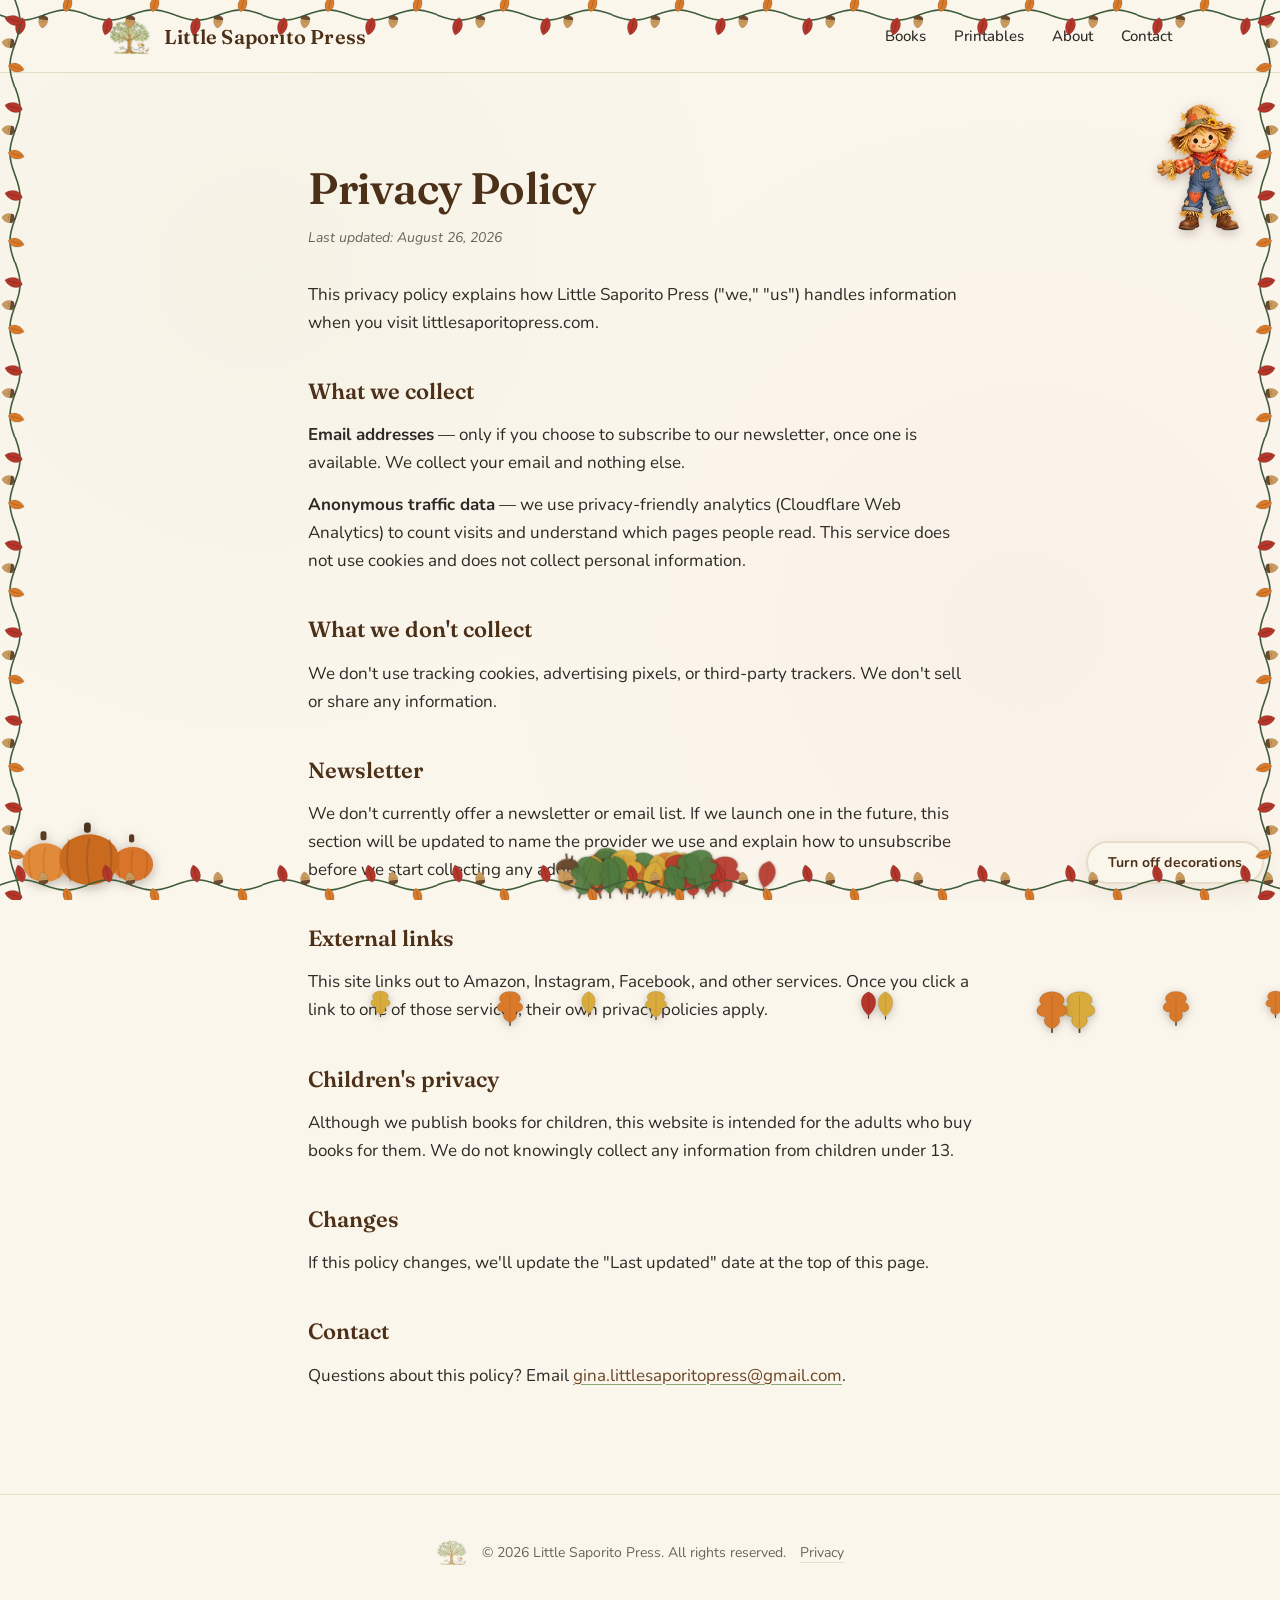
<file: privacy.html>
<!DOCTYPE html>
<html lang="en">
<head>
  <meta charset="UTF-8" />
  <meta name="viewport" content="width=device-width, initial-scale=1.0" />

  <title>Privacy Policy — Little Saporito Press</title>
  <meta name="description" content="Privacy policy for Little Saporito Press." />
  <meta name="robots" content="noindex" />

  <link rel="icon" type="image/png" sizes="32x32" href="images/favicon-32.png" />
  <link rel="apple-touch-icon" sizes="180x180" href="images/favicon-180.png" />

  <link rel="preconnect" href="https://fonts.googleapis.com" />
  <link rel="preconnect" href="https://fonts.gstatic.com" crossorigin />
  <link href="https://fonts.googleapis.com/css2?family=Fraunces:opsz,wght@9..144,500;9..144,600;9..144,700&family=Nunito:wght@400;500;600;700&display=swap" rel="stylesheet" />
  <link rel="stylesheet" href="style.css" />
  <link rel="stylesheet" href="seasonal/seasonal.css" />

  <!-- Cloudflare Web Analytics -->
  <script type="module" src="https://static.cloudflareinsights.com/beacon.min.js" data-cf-beacon='{"token": "549547b28a324fef8c4798e4c450c4cd"}'></script>
  <!-- End Cloudflare Web Analytics -->
</head>
<body>
  <a class="skip-link" href="#main-content">Skip to main content</a>
  <header class="site-header">
    <div class="container header-inner">
      <a href="index.html" class="logo-link" aria-label="Little Saporito Press home">
        <img src="images/logo.webp" alt="" class="logo-mark" width="716" height="585" />
        <span class="logo-text">Little Saporito Press</span>
      </a>
      <nav class="nav" aria-label="Main">
        <a href="index.html#books">Books</a>
        <a href="index.html#printables">Printables</a>
        <a href="index.html#about">About</a>
        <a href="index.html#contact">Contact</a>
      </nav>
    </div>
  </header>

  <main id="main-content">
    <section class="section">
      <div class="container legal-page">
        <h1 class="section-title section-title-left">Privacy Policy</h1>
        <p class="legal-meta">Last updated: August 26, 2026</p>

        <p>This privacy policy explains how Little Saporito Press ("we," "us") handles information when you visit littlesaporitopress.com.</p>

        <h2>What we collect</h2>
        <p><strong>Email addresses</strong> — only if you choose to subscribe to our newsletter, once one is available. We collect your email and nothing else.</p>
        <p><strong>Anonymous traffic data</strong> — we use privacy-friendly analytics (Cloudflare Web Analytics) to count visits and understand which pages people read. This service does not use cookies and does not collect personal information.</p>

        <h2>What we don't collect</h2>
        <p>We don't use tracking cookies, advertising pixels, or third-party trackers. We don't sell or share any information.</p>

        <h2>Newsletter</h2>
        <p>We don't currently offer a newsletter or email list. If we launch one in the future, this section will be updated to name the provider we use and explain how to unsubscribe before we start collecting any addresses.</p>

        <h2>External links</h2>
        <p>This site links out to Amazon, Instagram, Facebook, and other services. Once you click a link to one of those services, their own privacy policies apply.</p>

        <h2>Children's privacy</h2>
        <p>Although we publish books for children, this website is intended for the adults who buy books for them. We do not knowingly collect any information from children under 13.</p>

        <h2>Changes</h2>
        <p>If this policy changes, we'll update the "Last updated" date at the top of this page.</p>

        <h2>Contact</h2>
        <p>Questions about this policy? Email <a href="mailto:gina.littlesaporitopress@gmail.com">gina.littlesaporitopress@gmail.com</a>.</p>
      </div>
    </section>
  </main>

  <footer class="site-footer">
    <div class="container footer-inner">
      <img src="images/logo.webp" alt="" class="footer-mark" width="716" height="585" loading="lazy" />
      <p>&copy; <span id="year"></span> Little Saporito Press. All rights reserved.</p>
      <p class="footer-links"><a href="privacy.html">Privacy</a></p>
    </div>
  </footer>

  <script src="seasonal/seasons.js"></script>
  <script src="seasonal/seasonal.js"></script>
  <script src="script.js"></script>
</body>
</html>
</file>
<file: style.css>
/* =====================================================
   Little Saporito Press
   Storybook-feeling palette pulled from the logo:
   sage green, warm cream paper, tree-bark brown,
   a touch of dusty rose accent.
   ===================================================== */

:root {
  /* Colors */
  --paper:        #fbf6ec;   /* warm cream, like aged book paper */
  --paper-soft:   #f3ecdc;   /* slightly deeper for alt sections */
  --ink:          #2e2a25;   /* warm near-black for body text */
  --ink-soft:     #6b6359;   /* muted brown-grey for secondary text */
  --bark:         #6b4423;   /* tree-bark brown, primary accent */
  --bark-deep:    #4d3018;   /* darker hover state */
  --leaf:         #8aa874;   /* sage green from the leaves */
  --leaf-deep:    #516d3f;   /* deeper sage (darkened for AA text contrast) */
  --line:         #e6dcc7;   /* subtle border lines */

  /* Type */
  --font-display: "Fraunces", Georgia, "Iowan Old Style", serif;
  --font-body:    "Nunito", -apple-system, BlinkMacSystemFont, "Segoe UI", sans-serif;

  /* Layout */
  --radius:       10px;
  --radius-lg:    18px;
  --max-width:    1120px;
  --shadow-soft:  0 6px 24px rgba(77, 48, 24, 0.08);
  --shadow-lift:  0 14px 40px rgba(77, 48, 24, 0.14);
}

* { box-sizing: border-box; }

html { scroll-behavior: smooth; }

body {
  margin: 0;
  font-family: var(--font-body);
  font-size: 17px;
  line-height: 1.65;
  color: var(--ink);
  background-color: var(--paper);
  /* Subtle paper-grain texture using layered radial gradients — no images needed */
  background-image:
    radial-gradient(circle at 20% 30%, rgba(138, 168, 116, 0.05) 0%, transparent 40%),
    radial-gradient(circle at 80% 70%, rgba(185, 122, 134, 0.04) 0%, transparent 45%);
  background-attachment: fixed;
}

img { max-width: 100%; height: auto; display: block; }

.container {
  max-width: var(--max-width);
  margin: 0 auto;
  padding: 0 28px;
}

/* ---------- Header ---------- */
.site-header {
  position: sticky;
  top: 0;
  z-index: 50;
  background: rgba(251, 246, 236, 0.92);
  backdrop-filter: blur(8px);
  -webkit-backdrop-filter: blur(8px);
  border-bottom: 1px solid var(--line);
}
.header-inner {
  display: flex;
  align-items: center;
  justify-content: space-between;
  padding: 14px 28px;
}
.logo-link {
  display: flex;
  align-items: center;
  gap: 12px;
  text-decoration: none;
  color: var(--bark-deep);
}
.logo-mark {
  width: 44px;
  height: 44px;
  object-fit: contain;
}
.logo-text {
  font-family: var(--font-display);
  font-weight: 600;
  font-size: 20px;
  letter-spacing: 0.01em;
}
.nav { display: flex; gap: 28px; }
.nav a {
  text-decoration: none;
  color: var(--ink);
  font-weight: 500;
  font-size: 15px;
  position: relative;
  padding: 4px 0;
}
.nav a::after {
  content: "";
  position: absolute;
  left: 0; right: 0; bottom: -2px;
  height: 2px;
  background: var(--leaf);
  transform: scaleX(0);
  transform-origin: left;
  transition: transform 0.25s ease;
}
.nav a:hover { color: var(--bark-deep); }
.nav a:hover::after { transform: scaleX(1); }

/* ---------- Hero ---------- */
.hero {
  padding: 80px 0 100px;
  position: relative;
  overflow: hidden;
}
.hero::before {
  /* soft sage glow behind the logo art */
  content: "";
  position: absolute;
  top: -10%;
  right: -10%;
  width: 60%;
  height: 80%;
  background: radial-gradient(circle, rgba(138, 168, 116, 0.18) 0%, transparent 65%);
  pointer-events: none;
  z-index: 0;
}
.hero-inner {
  display: grid;
  grid-template-columns: 1fr 1fr;
  gap: 60px;
  align-items: center;
  position: relative;
  z-index: 1;
}
.hero-art {
  display: flex;
  justify-content: center;
  align-items: center;
}
.hero-art img {
  max-width: 460px;
  width: 100%;
  filter: drop-shadow(0 12px 30px rgba(77, 48, 24, 0.12));
  animation: float 8s ease-in-out infinite;
}
@keyframes float {
  0%, 100% { transform: translateY(0); }
  50%      { transform: translateY(-10px); }
}
.eyebrow {
  text-transform: uppercase;
  letter-spacing: 0.18em;
  font-size: 12px;
  font-weight: 700;
  color: var(--leaf-deep);
  margin: 0 0 18px;
}
.hero-title {
  font-family: var(--font-display);
  font-weight: 600;
  font-size: clamp(40px, 5.5vw, 64px);
  line-height: 1.05;
  letter-spacing: -0.01em;
  margin: 0 0 20px;
  color: var(--bark-deep);
}
.hero-tagline {
  font-size: 19px;
  color: var(--ink-soft);
  max-width: 520px;
  margin: 0 0 32px;
}
.hero-actions {
  display: flex;
  gap: 12px;
  flex-wrap: wrap;
}
.newsletter .hero-actions {
  justify-content: center;
  margin-top: 20px;
}
.newsletter .hero-actions.hero-actions-buy {
  margin-top: 24px;
}

/* ---------- Buttons ---------- */
.btn {
  display: inline-block;
  padding: 13px 26px;
  border-radius: 999px;
  font-family: var(--font-body);
  font-weight: 700;
  font-size: 15px;
  text-decoration: none;
  border: 2px solid transparent;
  cursor: pointer;
  transition: transform 0.15s ease, background 0.2s ease, color 0.2s ease, border-color 0.2s ease, box-shadow 0.2s ease;
  letter-spacing: 0.01em;
}
.btn-primary {
  background: var(--bark);
  color: var(--paper);
  box-shadow: 0 4px 0 var(--bark-deep);
}
.btn-primary:hover {
  background: var(--bark-deep);
  transform: translateY(-2px);
  box-shadow: 0 6px 0 var(--bark-deep);
}
.btn-primary:active { transform: translateY(2px); box-shadow: 0 2px 0 var(--bark-deep); }
.btn-ghost {
  background: transparent;
  color: var(--bark-deep);
  border-color: var(--line);
}
.btn-ghost:hover {
  border-color: var(--bark);
  background: rgba(107, 68, 35, 0.04);
}
.btn-small {
  padding: 10px 20px;
  font-size: 14px;
  background: var(--bark);
  color: var(--paper);
  border-radius: 999px;
  text-decoration: none;
  display: inline-block;
  font-weight: 700;
  transition: background 0.2s ease;
}
.btn-small:hover { background: var(--bark-deep); }

/* ---------- Sections ---------- */
.section {
  padding: 90px 0;
  position: relative;
}
.section-alt {
  background: var(--paper-soft);
  border-top: 1px solid var(--line);
  border-bottom: 1px solid var(--line);
}
.section-accent {
  background: var(--leaf-deep);
  color: var(--paper);
  text-align: center;
  position: relative;
  overflow: hidden;
}
.section-accent::before {
  content: "";
  position: absolute;
  inset: 0;
  background: radial-gradient(circle at 30% 20%, rgba(255,255,255,0.08) 0%, transparent 50%),
              radial-gradient(circle at 70% 80%, rgba(255,255,255,0.06) 0%, transparent 50%);
  pointer-events: none;
}
.section-eyebrow {
  text-transform: uppercase;
  letter-spacing: 0.18em;
  font-size: 12px;
  font-weight: 700;
  color: var(--leaf-deep);
  margin: 0 0 12px;
  text-align: center;
}
.section-title {
  font-family: var(--font-display);
  font-weight: 600;
  font-size: clamp(32px, 4vw, 44px);
  line-height: 1.15;
  margin: 0 0 12px;
  text-align: center;
  color: var(--bark-deep);
  letter-spacing: -0.01em;
}
.section-title-left { text-align: left; }
.section-sub {
  text-align: center;
  font-size: 18px;
  color: var(--ink-soft);
  max-width: 600px;
  margin: 0 auto 56px;
}

/* ---------- Featured book layout ---------- */
.feature-book {
  display: grid;
  grid-template-columns: 1fr 1.2fr;
  gap: 64px;
  align-items: center;
  margin-top: 40px;
}
.feature-book-cover {
  position: relative;
}
.feature-book-cover img {
  border-radius: 6px;
  box-shadow: var(--shadow-lift);
  transform: rotate(-2deg);
  transition: transform 0.4s ease;
}
.feature-book-cover:hover img { transform: rotate(0deg) scale(1.02); }
.book-meta {
  font-size: 13px;
  text-transform: uppercase;
  letter-spacing: 0.14em;
  color: var(--leaf-deep);
  font-weight: 700;
  margin: 0 0 16px;
}
.book-blurb {
  font-size: 18px;
  margin: 0 0 24px;
  color: var(--ink);
}
.book-quick-facts {
  list-style: none;
  padding: 0;
  margin: 0 0 28px;
  display: flex;
  flex-wrap: wrap;
  gap: 12px;
}
.book-quick-facts li {
  background: var(--paper-soft);
  border: 1px solid var(--line);
  padding: 6px 14px;
  border-radius: 999px;
  font-size: 14px;
  color: var(--ink-soft);
}

/* ---------- Card grid (shop) ---------- */
.card-grid {
  display: grid;
  grid-template-columns: repeat(auto-fit, minmax(280px, 1fr));
  gap: 28px;
}
.card {
  background: var(--paper);
  border: 1px solid var(--line);
  border-radius: var(--radius-lg);
  padding: 24px;
  text-align: center;
  transition: transform 0.25s ease, box-shadow 0.25s ease;
}
.card:hover {
  transform: translateY(-4px);
  box-shadow: var(--shadow-soft);
}
.card h3 {
  font-family: var(--font-display);
  font-weight: 600;
  margin: 18px 0 8px;
  font-size: 22px;
  color: var(--bark-deep);
}
.card p {
  color: var(--ink-soft);
  margin: 0 0 18px;
  font-size: 15px;
}
.card-image {
  aspect-ratio: 3/4;
  border-radius: var(--radius);
  background: var(--paper-soft);
  display: flex;
  align-items: center;
  justify-content: center;
  color: var(--ink-soft);
  font-size: 14px;
  overflow: hidden;
}
/* When the card-image contains a real image, fill the box */
.card-image img {
  width: 100%;
  height: 100%;
  object-fit: cover;
  display: block;
  transition: transform 0.4s ease;
}
.card:hover .card-image img {
  transform: scale(1.04);
}

/* ---------- About ---------- */
.about-grid {
  display: grid;
  grid-template-columns: 1.6fr 1fr;
  gap: 60px;
  align-items: center;
}
.about-text .section-eyebrow { text-align: left; }

/* ---------- Newsletter ---------- */
.newsletter { position: relative; z-index: 1; }
.newsletter h2 {
  font-family: var(--font-display);
  font-weight: 600;
  font-size: clamp(28px, 3.5vw, 38px);
  margin: 0 0 14px;
  color: var(--paper);
}
.newsletter p {
  margin: 0 0 14px;
  opacity: 0.95;
  font-size: 17px;
}

/* ---------- Contact ---------- */
.social-list {
  list-style: none;
  padding: 0;
  margin: 0;
  display: grid;
  grid-template-columns: repeat(auto-fit, minmax(240px, 1fr));
  gap: 16px;
  max-width: 800px;
  margin-left: auto;
  margin-right: auto;
}
.social-list a {
  display: block;
  text-align: center;
  padding: 22px 18px;
  text-decoration: none;
  background: var(--paper);
  border: 1px solid var(--line);
  border-radius: var(--radius-lg);
  color: var(--ink);
  transition: transform 0.2s ease, border-color 0.2s ease, box-shadow 0.2s ease;
}
.social-list a:hover {
  transform: translateY(-3px);
  border-color: var(--leaf);
  box-shadow: var(--shadow-soft);
}
.social-name {
  display: block;
  font-family: var(--font-display);
  font-weight: 600;
  font-size: 18px;
  color: var(--bark-deep);
  margin-bottom: 4px;
}
.social-handle {
  display: block;
  font-size: 14px;
  color: var(--ink-soft);
}

/* ---------- Footer ---------- */
.site-footer {
  border-top: 1px solid var(--line);
  padding: 32px 0;
  background: var(--paper);
}
.footer-inner {
  display: flex;
  align-items: center;
  justify-content: center;
  gap: 14px;
  font-size: 14px;
  color: var(--ink-soft);
  flex-wrap: wrap;
}
.footer-mark {
  width: 32px;
  height: 32px;
  object-fit: contain;
  opacity: 0.7;
}
.footer-links { margin: 0; }
.footer-links a {
  color: var(--ink-soft);
  text-decoration: none;
  border-bottom: 1px solid var(--line);
  transition: color 0.2s ease, border-color 0.2s ease;
}
.footer-links a:hover {
  color: var(--bark-deep);
  border-color: var(--bark);
}

/* ---------- Breadcrumb (book detail page) ---------- */
.breadcrumb-wrap {
  background: var(--paper-soft);
  border-bottom: 1px solid var(--line);
  padding: 14px 0;
}
.breadcrumb {
  margin: 0;
  font-size: 14px;
  color: var(--ink-soft);
  display: flex;
  align-items: center;
  gap: 8px;
  flex-wrap: wrap;
}
.breadcrumb a {
  color: var(--ink-soft);
  text-decoration: none;
}
.breadcrumb a:hover { color: var(--bark-deep); }
.breadcrumb span { opacity: 0.6; }

/* ---------- Book detail hero ---------- */
.book-hero { padding: 70px 0 60px; }
.book-hero-inner {
  display: grid;
  grid-template-columns: 1fr 1.4fr;
  gap: 60px;
  align-items: center;
}
.book-hero-cover img {
  border-radius: 6px;
  box-shadow: var(--shadow-lift);
  transform: rotate(-1.5deg);
  transition: transform 0.4s ease;
  max-width: 380px;
  margin: 0 auto;
}
.book-hero-cover:hover img { transform: rotate(0deg); }
.book-hero-info .hero-title {
  text-align: left;
  font-size: clamp(36px, 4.5vw, 52px);
  margin-bottom: 14px;
}
.book-hero-info .eyebrow { text-align: left; }
.book-hero-info .hero-tagline { margin-left: 0; }
.book-hero-info .hero-actions { justify-content: flex-start; }
.book-hero-info .book-quick-facts { justify-content: flex-start; }

/* ---------- Book content blocks ---------- */
.book-content-wrap {
  max-width: 760px;
}
.book-content-wrap .section-title { margin-top: 0; }
.lede {
  font-size: 22px;
  font-family: var(--font-display);
  font-weight: 500;
  color: var(--bark-deep);
  line-height: 1.4;
  margin: 0 0 24px;
}

/* ---------- Press mention block ---------- */
.press-mention {
  background: var(--paper);
  border: 1px solid var(--line);
  border-radius: var(--radius-lg);
  padding: 32px;
  text-align: center;
  margin-top: 32px;
}
.press-source {
  text-transform: uppercase;
  letter-spacing: 0.18em;
  font-size: 12px;
  font-weight: 700;
  color: var(--leaf-deep);
  margin: 0 0 12px;
}
.press-quote {
  font-family: var(--font-display);
  font-style: italic;
  font-size: 22px;
  color: var(--bark-deep);
  margin: 0 0 20px;
  line-height: 1.4;
}

/* ---------- Reading level callout ---------- */
.reading-level {
  background: var(--paper-soft);
  border-left: 3px solid var(--leaf);
  padding: 12px 18px;
  margin-top: 24px !important;
  font-size: 15px;
  border-radius: 0 var(--radius) var(--radius) 0;
}

/* ---------- Legal / privacy page ---------- */
.legal-page {
  max-width: 720px;
}
.legal-page h2 {
  font-family: var(--font-display);
  font-weight: 600;
  font-size: 22px;
  margin: 36px 0 12px;
  color: var(--bark-deep);
}
.legal-page p {
  margin: 0 0 14px;
}
.legal-page a {
  color: var(--bark);
  text-decoration: underline;
  text-decoration-color: var(--leaf);
  text-underline-offset: 3px;
}
.legal-page a:hover { color: var(--bark-deep); }
.legal-meta {
  font-size: 14px;
  color: var(--ink-soft);
  margin-bottom: 32px !important;
  font-style: italic;
}

/* ---------- Printable cards: clickable preview ---------- */
.card-actions {
  display: flex;
  gap: 10px;
  justify-content: center;
  flex-wrap: wrap;
}
.card-actions .btn-ghost.btn-small {
  background: transparent;
  color: var(--bark-deep);
  border: 2px solid var(--line);
}
.card-actions .btn-ghost.btn-small:hover {
  border-color: var(--bark);
  background: rgba(107, 68, 35, 0.04);
}
/* Make the image act as a button */
.card-preview-trigger {
  appearance: none;
  background: var(--paper-soft);
  border: 0;
  padding: 0;
  width: 100%;
  cursor: pointer;
  position: relative;
  display: block;
  font: inherit;
  color: inherit;
  text-align: inherit;
}
.card-image.card-preview-trigger {
  aspect-ratio: 3/4;
  border-radius: var(--radius);
  overflow: hidden;
}
.card-image.card-preview-trigger img {
  width: 100%;
  height: 100%;
  object-fit: cover;
  display: block;
  transition: transform 0.4s ease;
}
.card:hover .card-image.card-preview-trigger img {
  transform: scale(1.04);
}
.preview-overlay {
  position: absolute;
  inset: 0;
  display: flex;
  flex-direction: column;
  align-items: center;
  justify-content: center;
  gap: 8px;
  background: linear-gradient(180deg, rgba(46, 42, 37, 0.35) 0%, rgba(46, 42, 37, 0.65) 100%);
  color: #fff;
  opacity: 0;
  transition: opacity 0.25s ease;
  pointer-events: none;
}
.card-image.card-preview-trigger:hover .preview-overlay,
.card-image.card-preview-trigger:focus-visible .preview-overlay {
  opacity: 1;
}
.preview-overlay-icon {
  font-size: 32px;
  line-height: 1;
}
.preview-overlay-label {
  font-family: var(--font-body);
  font-weight: 700;
  font-size: 14px;
  letter-spacing: 0.04em;
  text-transform: uppercase;
  background: rgba(0,0,0,0.18);
  padding: 6px 14px;
  border-radius: 999px;
}
.card-image.card-preview-trigger:focus-visible {
  outline: 3px solid var(--leaf);
  outline-offset: 3px;
}

/* ---------- PDF preview modal ---------- */
.pdf-modal {
  position: fixed;
  inset: 0;
  z-index: 1000;
  display: none;
  align-items: center;
  justify-content: center;
  padding: 24px;
}
.pdf-modal.is-open {
  display: flex;
}
.pdf-modal-backdrop {
  position: absolute;
  inset: 0;
  background: rgba(46, 42, 37, 0.72);
  backdrop-filter: blur(4px);
  -webkit-backdrop-filter: blur(4px);
  cursor: pointer;
}
.pdf-modal-panel {
  position: relative;
  background: var(--paper);
  border-radius: var(--radius-lg);
  box-shadow: 0 30px 80px rgba(0,0,0,0.4);
  width: 100%;
  max-width: 960px;
  height: min(90vh, 1000px);
  display: flex;
  flex-direction: column;
  overflow: hidden;
  animation: modalIn 0.25s ease;
}
@keyframes modalIn {
  from { opacity: 0; transform: scale(0.96) translateY(8px); }
  to   { opacity: 1; transform: scale(1) translateY(0); }
}
.pdf-modal-header {
  display: flex;
  align-items: center;
  justify-content: space-between;
  gap: 16px;
  padding: 16px 20px;
  border-bottom: 1px solid var(--line);
  background: var(--paper-soft);
  flex-wrap: wrap;
}
.pdf-modal-title {
  font-family: var(--font-display);
  font-weight: 600;
  font-size: 20px;
  color: var(--bark-deep);
  margin: 0;
}
.pdf-modal-actions {
  display: flex;
  gap: 10px;
  align-items: center;
  flex-wrap: wrap;
}
.pdf-modal-close {
  appearance: none;
  background: transparent;
  border: 0;
  font-size: 32px;
  line-height: 1;
  color: var(--ink-soft);
  cursor: pointer;
  padding: 8px 12px;
  margin-left: 4px;
  transition: color 0.2s ease, transform 0.2s ease;
}
.pdf-modal-close:hover {
  color: var(--bark-deep);
  transform: scale(1.1);
}
.pdf-modal-frame-wrap {
  flex: 1;
  background: #2e2a25;
  overflow: hidden;
}
.pdf-modal-iframe {
  width: 100%;
  height: 100%;
  border: 0;
  background: #2e2a25;
}

/* Mobile modal: full-screen */
@media (max-width: 700px) {
  .pdf-modal { padding: 0; }
  .pdf-modal-panel { max-width: 100%; height: 100vh; border-radius: 0; }
  .pdf-modal-header { padding: 12px 14px; }
  .pdf-modal-title { font-size: 16px; }
  .pdf-modal-actions .btn-small { padding: 8px 14px; font-size: 13px; }
}

/* ---------- Feature book: title block ---------- */
.feature-book-title {
  font-family: var(--font-display);
  font-weight: 600;
  font-size: clamp(28px, 3.2vw, 36px);
  line-height: 1.15;
  color: var(--bark-deep);
  margin: 0 0 6px;
  letter-spacing: -0.01em;
}
.book-tagline {
  font-family: var(--font-display);
  font-style: italic;
  font-size: 19px;
  color: var(--leaf-deep);
  margin: 0 0 18px;
}

/* ---------- Series card meta (used by upcoming-book tag/title/desc/meta) ---------- */
.series-card-tag {
  display: inline-block;
  font-size: 11px;
  font-weight: 700;
  letter-spacing: 0.18em;
  text-transform: uppercase;
  color: var(--paper);
  background: var(--bark);
  padding: 5px 12px;
  border-radius: 999px;
  margin-bottom: 14px;
}
.series-card-tag-soon {
  background: var(--leaf-deep);
}
.series-card-title {
  font-family: var(--font-display);
  font-weight: 600;
  font-size: 22px;
  color: var(--bark-deep);
  margin: 0 0 10px;
  line-height: 1.2;
}
.series-card-desc {
  margin: 0 0 12px;
  font-size: 15.5px;
  color: var(--ink);
}
.series-card-meta {
  margin: 0 0 16px;
  font-size: 13px;
  color: var(--ink-soft);
  font-style: italic;
}
.link-arrow {
  display: inline-block;
  color: var(--bark-deep);
  text-decoration: none;
  font-weight: 700;
  font-size: 14px;
  letter-spacing: 0.02em;
  border-bottom: 2px solid var(--leaf);
  padding-bottom: 2px;
  transition: color 0.2s ease, border-color 0.2s ease;
}
.link-arrow:hover {
  color: var(--bark);
  border-color: var(--bark);
}

/* ---------- Reviews ---------- */
.reviews-grid {
  display: grid;
  grid-template-columns: repeat(auto-fit, minmax(320px, 1fr));
  gap: 24px;
  margin-top: 16px;
}
.reviews-grid-tight {
  grid-template-columns: 1fr 1fr;
  max-width: 100%;
}
.review-card {
  background: var(--paper);
  border: 1px solid var(--line);
  border-radius: var(--radius-lg);
  padding: 26px 28px 22px;
  position: relative;
}
.review-stars {
  color: #e0a83a;
  font-size: 18px;
  letter-spacing: 2px;
  margin-bottom: 12px;
}
.review-text {
  font-family: var(--font-display);
  font-style: italic;
  font-size: 17px;
  line-height: 1.55;
  color: var(--ink);
  margin: 0 0 18px;
}
.review-meta {
  font-size: 12px;
  text-transform: uppercase;
  letter-spacing: 0.14em;
  color: var(--ink-soft);
  margin: 0;
  font-weight: 600;
}
.reviews-footnote {
  text-align: center;
  margin: 40px 0 0;
  font-size: 14px;
  color: var(--ink-soft);
}
.reviews-footnote a {
  color: var(--bark);
  text-decoration: underline;
  text-decoration-color: var(--leaf);
  text-underline-offset: 3px;
}
.reviews-footnote a:hover { color: var(--bark-deep); }

/* ---------- Mission / heart-behind-press block ---------- */
.section-mission {
  background: linear-gradient(180deg, var(--paper) 0%, var(--paper-soft) 100%);
  border-top: 1px solid var(--line);
  border-bottom: 1px solid var(--line);
  padding: 80px 0;
}
.mission-wrap {
  max-width: 760px;
  text-align: center;
}
.mission-wrap .section-eyebrow { text-align: center; }
.mission-quote {
  font-family: var(--font-display);
  font-weight: 500;
  font-style: italic;
  font-size: clamp(22px, 2.4vw, 28px);
  line-height: 1.45;
  color: var(--bark-deep);
  margin: 18px 0 22px;
  padding: 0 12px;
  position: relative;
  border: none;
}
.mission-quote p { margin: 0 0 14px; }
.mission-quote p:last-child { margin-bottom: 0; }
.mission-quote::before,
.mission-quote::after {
  content: "";
  display: block;
  width: 48px;
  height: 2px;
  margin: 0 auto;
  background: var(--leaf);
  opacity: 0.55;
}
.mission-quote::before { margin-bottom: 22px; }
.mission-quote::after  { margin-top: 22px; }
.mission-attribution {
  font-size: 13px;
  text-transform: uppercase;
  letter-spacing: 0.2em;
  color: var(--ink-soft);
  font-weight: 700;
  margin: 0;
}

/* ---------- Book detail page: rating line ---------- */
.rating-line {
  display: flex;
  align-items: center;
  gap: 8px;
  margin: 0 0 22px;
  font-size: 14px;
  color: var(--ink-soft);
}
.rating-stars {
  color: #e0a83a;
  letter-spacing: 1px;
  font-size: 17px;
}
.rating-value {
  font-weight: 700;
  color: var(--bark-deep);
  font-size: 15px;
}
.rating-source {
  font-style: italic;
}

/* ---------- For parents and teachers ---------- */
.subhead {
  font-family: var(--font-display);
  font-weight: 600;
  font-size: 20px;
  color: var(--bark-deep);
  margin: 36px 0 14px;
}
.theme-chips {
  list-style: none;
  padding: 0;
  margin: 0 0 6px;
  display: flex;
  flex-wrap: wrap;
  gap: 10px;
}
.theme-chips li {
  background: var(--paper);
  border: 1px solid var(--line);
  border-radius: 999px;
  padding: 7px 16px;
  font-size: 14px;
  color: var(--bark-deep);
  font-weight: 600;
}
.questions-list {
  margin: 0;
  padding-left: 22px;
}
.questions-list li {
  margin: 0 0 12px;
  font-size: 16.5px;
  line-height: 1.55;
}
.questions-list li::marker {
  color: var(--leaf-deep);
  font-weight: 700;
}
.occasion-grid {
  display: grid;
  grid-template-columns: repeat(auto-fit, minmax(220px, 1fr));
  gap: 14px;
  margin-top: 6px;
}
.occasion-card {
  background: var(--paper);
  border: 1px solid var(--line);
  border-radius: var(--radius);
  padding: 16px 18px;
  display: flex;
  gap: 12px;
  align-items: flex-start;
}
.occasion-icon {
  font-size: 22px;
  line-height: 1;
  flex-shrink: 0;
  padding-top: 2px;
}
.occasion-card p {
  margin: 0;
  font-size: 14.5px;
  color: var(--ink);
  line-height: 1.45;
}

/* ---------- Next book card ---------- */
.next-book-card {
  display: grid;
  grid-template-columns: 180px 1fr;
  gap: 32px;
  align-items: center;
  background: var(--paper);
  border: 1px dashed rgba(138, 168, 116, 0.55);
  border-radius: var(--radius-lg);
  padding: 28px;
  margin-top: 24px;
}
.next-book-title {
  font-family: var(--font-display);
  font-weight: 600;
  font-size: 26px;
  color: var(--bark-deep);
  margin: 4px 0 10px;
  line-height: 1.2;
}
.next-book-info p {
  margin: 0 0 10px;
}
.next-book-status {
  font-size: 13px;
  font-style: italic;
  color: var(--ink-soft);
  margin-bottom: 14px !important;
}

/* ---------- Responsive: new blocks ---------- */
@media (max-width: 880px) {
  .reviews-grid-tight { grid-template-columns: 1fr; }
  .next-book-card { grid-template-columns: 1fr; text-align: center; }
  .occasion-card { text-align: left; }
}

/* ---------- Responsive: book detail ---------- */
@media (max-width: 880px) {
  .book-hero-inner {
    grid-template-columns: 1fr;
    gap: 40px;
    text-align: center;
  }
  .book-hero-info .hero-title,
  .book-hero-info .eyebrow,
  .book-hero-info .hero-actions,
  .book-hero-info .book-quick-facts,
  .book-hero-info .rating-line { text-align: center; justify-content: center; }
  .book-hero-info .hero-tagline { margin: 0 auto 24px; }
}

/* ---------- Responsive ---------- */
@media (max-width: 880px) {
  .hero { padding: 60px 0 80px; }
  .hero-inner {
    grid-template-columns: 1fr;
    gap: 40px;
    text-align: center;
  }
  .hero-art { order: -1; }
  .hero-art img { max-width: 300px; }
  .hero-tagline { margin-left: auto; margin-right: auto; }
  .hero-actions { justify-content: center; }

  .feature-book {
    grid-template-columns: 1fr;
    gap: 40px;
    text-align: center;
  }
  .feature-book-cover { max-width: 320px; margin: 0 auto; }
  .book-quick-facts { justify-content: center; }
  .feature-book-info .hero-actions { justify-content: center; }

  .about-grid {
    grid-template-columns: 1fr;
    gap: 40px;
    text-align: center;
  }
  .about-text .section-eyebrow,
  .section-title-left { text-align: center; }
  .about-photo { max-width: 240px; margin: 0 auto; }
}
@media (max-width: 600px) {
  .header-inner {
    flex-direction: column;
    gap: 12px;
    padding: 14px;
  }
  .nav { gap: 20px; }
  .logo-text { font-size: 18px; }
  .section { padding: 64px 0; }
  .container { padding: 0 20px; }
}

/* ---------- Author photo (real) ---------- */
.about-photo-img {
  display: block;
  width: 100%;
  aspect-ratio: 1;
  object-fit: cover;
  object-position: center 35%;
  border-radius: 50%;
  box-shadow: var(--shadow-lift);
  border: 6px solid var(--paper);
}

/* ---------- Coming-next book (with cover) ---------- */
.series-next {
  display: grid;
  grid-template-columns: 220px 1fr;
  gap: 40px;
  align-items: center;
  margin-top: 56px;
  padding: 32px;
  background: linear-gradient(180deg, var(--paper) 0%, rgba(138, 168, 116, 0.07) 100%);
  border: 1px dashed rgba(138, 168, 116, 0.5);
  border-radius: var(--radius-lg);
}
.series-next-cover img {
  display: block;
  width: 100%;
  border-radius: 6px;
  box-shadow: var(--shadow-lift);
}
.series-next-body .series-card-desc { font-size: 16px; }

/* ---------- Next book cover on book page ---------- */
.next-book-cover img {
  display: block;
  width: 100%;
  border-radius: var(--radius);
  box-shadow: var(--shadow-lift);
}

/* ---------- Book trailer / video ---------- */
.book-trailer {
  margin-top: 64px;
  text-align: center;
}
.book-trailer .section-eyebrow { text-align: center; }
.book-trailer-title {
  font-family: var(--font-display);
  font-weight: 600;
  font-size: clamp(24px, 3vw, 30px);
  color: var(--bark-deep);
  margin: 4px 0 6px;
  line-height: 1.2;
}
.book-trailer-sub {
  color: var(--ink-soft);
  font-size: 16px;
  margin: 0 auto 24px;
  max-width: 460px;
}
.video-frame {
  max-width: 680px;
  margin: 0 auto;
  border-radius: var(--radius-lg);
  overflow: hidden;
  box-shadow: var(--shadow-lift);
  background: #1d1814;
  line-height: 0;
}
.video-frame video {
  display: block;
  width: 100%;
  height: auto;
}

@media (max-width: 880px) {
  .series-next {
    grid-template-columns: 1fr;
    gap: 24px;
    text-align: center;
  }
  .series-next-cover { max-width: 240px; margin: 0 auto; }
  .next-book-cover { max-width: 200px; margin: 0 auto; }
}

/* ---------- Accessibility ---------- */
.skip-link {
  position: absolute;
  top: -100px;
  left: 16px;
  z-index: 2000;
  background: var(--bark-deep);
  color: var(--paper);
  padding: 12px 20px;
  border-radius: var(--radius);
  font-weight: 700;
  text-decoration: none;
  transition: top 0.2s ease;
}
.skip-link:focus {
  top: 16px;
}

a:focus-visible,
button:focus-visible,
input:focus-visible,
textarea:focus-visible,
[tabindex]:focus-visible {
  outline: 3px solid var(--leaf);
  outline-offset: 3px;
}

@media (prefers-reduced-motion: reduce) {
  *,
  *::before,
  *::after {
    animation-duration: 0.001ms !important;
    animation-iteration-count: 1 !important;
    transition-duration: 0.001ms !important;
    scroll-behavior: auto !important;
  }
}
</file>
<file: seasonal/seasonal.css>
:root {
  --seasonal-orange: #eb8c34;
  --seasonal-orange-deep: #c96a1f;
  --seasonal-purple: #6c4e9e;
}

/* The squirrel is position:absolute (so it scrolls with real page content
   instead of drifting out of sync -- see .seasonal-squirrel below) and its
   off-screen entry/exit points sit past window.innerWidth. An absolutely
   positioned element out there DOES expand the document's scrollable area
   (a fixed one wouldn't), so without this the page gets a permanent
   horizontal scrollbar whenever the squirrel is waiting off-screen. */
html,
body {
  overflow-x: hidden;
}

/* ---- Banner ---- */

.seasonal-banner {
  margin: 0 0 1.75rem;
  padding: 1.25rem 1.5rem;
  background: linear-gradient(135deg, rgba(235, 140, 52, 0.08), rgba(108, 78, 158, 0.08));
  border: 1px solid var(--line);
  border-radius: var(--radius-lg);
  text-align: center;
}

.seasonal-eyebrow {
  margin: 0 0 0.4rem;
  font-family: var(--font-body);
  font-size: 0.78rem;
  font-weight: 700;
  letter-spacing: 0.08em;
  text-transform: uppercase;
  color: var(--seasonal-orange-deep);
}

.seasonal-heading {
  margin: 0 0 0.5rem;
  font-family: var(--font-display);
  font-size: 1.5rem;
  color: var(--ink);
}

.seasonal-sub {
  margin: 0 auto;
  max-width: 46rem;
  font-family: var(--font-body);
  color: var(--ink-soft);
}

.seasonal-card-grid {
  margin-bottom: 1.25rem;
  grid-template-columns: repeat(auto-fit, minmax(210px, 1fr));
  gap: 18px;
}

.seasonal-card {
  position: relative;
  border: 1px dashed var(--seasonal-orange);
  padding: 16px;
}

.seasonal-card h3 {
  font-size: 17px;
  margin: 12px 0 6px;
}

.seasonal-card p {
  font-size: 13px;
  margin: 0 0 12px;
}

.seasonal-card .card-actions {
  gap: 8px;
}

.seasonal-card .btn-small {
  padding: 8px 16px;
  font-size: 12px;
}

.seasonal-pack {
  text-align: center;
  margin: 0.5rem 0 2rem;
}

@media (max-width: 880px) {
  .seasonal-banner {
    padding: 1rem 1.1rem;
  }
  .seasonal-heading {
    font-size: 1.3rem;
  }
}

@media (max-width: 600px) {
  .seasonal-banner {
    padding: 0.9rem 1rem;
  }
}

/* ---- Lights ---- */

.seasonal-lights {
  position: fixed;
  inset: 0;
  z-index: 55;
  pointer-events: none;
}

.seasonal-lights-edge {
  position: fixed;
  display: flex;
  justify-content: space-evenly;
}

.seasonal-lights-top,
.seasonal-lights-bottom {
  left: 0;
  right: 0;
  height: 14px;
  align-items: center;
}

.seasonal-lights-top {
  top: 0;
}

.seasonal-lights-bottom {
  bottom: 0;
}

.seasonal-lights-left,
.seasonal-lights-right {
  top: 0;
  bottom: 0;
  width: 14px;
  flex-direction: column;
  align-items: center;
}

.seasonal-lights-left {
  left: 0;
}

.seasonal-lights-right {
  right: 0;
}

.seasonal-lights-edge::before {
  content: "";
  position: absolute;
  background: rgba(58, 46, 38, 0.4);
}

.seasonal-lights-top::before,
.seasonal-lights-bottom::before {
  left: 0;
  right: 0;
  top: 50%;
  height: 2px;
  transform: translateY(-50%);
}

.seasonal-lights-left::before,
.seasonal-lights-right::before {
  top: 0;
  bottom: 0;
  left: 50%;
  width: 2px;
  transform: translateX(-50%);
}

.seasonal-light {
  width: 9px;
  height: 9px;
  border-radius: 50%;
  background: var(--seasonal-orange);
  box-shadow: 0 0 6px 2px rgba(235, 140, 52, 0.75);
  animation: seasonal-twinkle 2.4s ease-in-out infinite;
}

.seasonal-light:nth-child(even) {
  background: var(--seasonal-purple);
  box-shadow: 0 0 6px 2px rgba(108, 78, 158, 0.75);
  animation-delay: 0.6s;
}

.seasonal-light:nth-child(3n) {
  animation-delay: 1.2s;
}

.seasonal-light:nth-child(4n) {
  animation-delay: 1.8s;
}

@keyframes seasonal-twinkle {
  0%,
  100% {
    opacity: 0.55;
    transform: scale(0.85);
  }
  50% {
    opacity: 1;
    transform: scale(1.1);
  }
}

html.seasonal-decor-off .seasonal-lights {
  display: none;
}

/* ---- Overlay (subtle sitewide vignette) ---- */

.seasonal-overlay {
  position: fixed;
  inset: 0;
  z-index: 2;
  pointer-events: none;
  background:
    radial-gradient(ellipse at center, transparent 45%, rgba(235, 140, 52, 0.05) 100%),
    linear-gradient(
      to bottom,
      rgba(108, 78, 158, 0.04),
      transparent 20%,
      transparent 80%,
      rgba(108, 78, 158, 0.04)
    );
}

html.seasonal-decor-off .seasonal-overlay {
  display: none;
}

/* ---- Flyers (bat / ghost) ---- */

.seasonal-flyer {
  position: fixed;
  top: 0;
  left: 0;
  width: 64px;
  height: auto;
  z-index: 54;
  pointer-events: none;
  opacity: 0;
  transform: translate(0, 0);
  filter: drop-shadow(0 2px 5px rgba(58, 46, 38, 0.45));
}

.seasonal-flyer.flying {
  opacity: 1;
  transition: transform 9s linear, opacity 0.6s ease;
}

html.seasonal-decor-off .seasonal-flyer {
  display: none;
}

/* ---- Bouncer (jack-o'-lantern) ---- */

.seasonal-bouncer {
  position: fixed;
  top: 0;
  left: 0;
  width: 72px;
  height: auto;
  z-index: 53;
  pointer-events: none;
  filter: drop-shadow(0 2px 5px rgba(58, 46, 38, 0.45));
}

html.seasonal-decor-off .seasonal-bouncer {
  display: none;
}

/* ---- Decoration toggle ---- */

.seasonal-decor-toggle {
  position: fixed;
  right: 1rem;
  bottom: 1rem;
  z-index: 41;
  background: var(--paper);
  color: var(--bark-deep);
  box-shadow: var(--shadow-soft);
}

.seasonal-decor-toggle-icon {
  display: none;
}

/* Phones: a compact icon in the corner, so the fixed button stays clear of
   the centered page content and calls to action. */
@media (max-width: 600px) {
  .seasonal-decor-toggle {
    right: 0.6rem;
    bottom: 0.6rem;
    z-index: 56;
    width: 44px;
    height: 44px;
    padding: 0;
    border-radius: 50%;
    display: inline-flex;
    align-items: center;
    justify-content: center;
  }
  .seasonal-decor-toggle-label {
    display: none;
  }
  .seasonal-decor-toggle-icon {
    display: block;
    font-size: 1.25rem;
    line-height: 1;
  }
  html.seasonal-decor-off .seasonal-decor-toggle-icon {
    opacity: 0.45;
    filter: grayscale(1);
  }
}

/* ---- Fall: falling leaves ---- */

@keyframes seasonal-leaf-fall {
  0% {
    transform: translate(0, -10vh) rotate(0deg);
  }
  25% {
    transform: translate(var(--leaf-sway, 50px), 25vh) rotate(90deg);
  }
  50% {
    transform: translate(calc(var(--leaf-sway, 50px) * -1), 50vh) rotate(180deg);
  }
  75% {
    transform: translate(var(--leaf-sway, 50px), 75vh) rotate(270deg);
  }
  100% {
    transform: translate(0, 110vh) rotate(360deg);
  }
}

.seasonal-leaf {
  position: fixed;
  top: 0;
  height: auto;
  z-index: 54;
  pointer-events: none;
  animation-name: seasonal-leaf-fall;
  animation-duration: var(--leaf-duration, 12s);
  animation-delay: var(--leaf-delay, 0s);
  animation-timing-function: linear;
  animation-iteration-count: 1;
  /* "both" holds the off-screen start frame during the delay, so waiting
     leaves don't sit parked on top of the header. */
  animation-fill-mode: both;
  filter: drop-shadow(0 2px 4px rgba(58, 46, 38, 0.3));
}

html.seasonal-decor-off .seasonal-leaf {
  display: none;
}

/* ---- Fall: pumpkin cluster ---- */

@keyframes seasonal-pumpkin-sway {
  0%,
  100% {
    transform: rotate(-2deg);
  }
  50% {
    transform: rotate(2deg);
  }
}

.seasonal-pumpkin-cluster {
  position: fixed;
  left: 0.75rem;
  bottom: 0.75rem;
  width: 150px;
  height: auto;
  z-index: 40;
  pointer-events: none;
  transform-origin: bottom center;
  animation: seasonal-pumpkin-sway 7s ease-in-out infinite;
  filter: drop-shadow(0 3px 6px rgba(58, 46, 38, 0.35));
}

html.seasonal-decor-off .seasonal-pumpkin-cluster {
  display: none;
}

@media (max-width: 600px) {
  .seasonal-pumpkin-cluster {
    width: 76px;
  }
}

/* ---- Fall: vine & acorn trim (replaces the lights border) ---- */

.seasonal-trim {
  position: fixed;
  inset: 0;
  z-index: 55;
  pointer-events: none;
}

.seasonal-trim-edge {
  position: fixed;
}

.seasonal-trim-top,
.seasonal-trim-bottom {
  left: 0;
  right: 0;
  height: 40px;
  background-repeat: repeat-x;
  background-size: auto 100%;
}

.seasonal-trim-top {
  top: 0;
}

.seasonal-trim-bottom {
  bottom: 0;
  transform: scaleY(-1);
}

.seasonal-trim-left,
.seasonal-trim-right {
  top: 0;
  bottom: 0;
  width: 40px;
  background-repeat: repeat-y;
  background-size: 100% auto;
}

.seasonal-trim-left {
  left: 0;
}

.seasonal-trim-right {
  right: 0;
  transform: scaleX(-1);
}

html.seasonal-decor-off .seasonal-trim {
  display: none;
}

/* ---- Fall: leaf pile (collects, then "explodes" on a timer or click) ---- */

.seasonal-leaf-pile {
  position: fixed;
  left: 50%;
  bottom: 0;
  width: 320px;
  height: 110px;
  margin-left: -160px;
  z-index: 4;
  pointer-events: none;
}

.seasonal-pile-piece {
  position: absolute;
  bottom: 0;
  height: auto;
  opacity: 0.92;
  pointer-events: auto;
  cursor: pointer;
  filter: drop-shadow(0 1px 2px rgba(58, 46, 38, 0.25));
}

html.seasonal-decor-off .seasonal-leaf-pile {
  display: none;
}

/* ---- Fall: scarecrow (paces left and back, opposite the pumpkin cluster) ---- */

@keyframes seasonal-scarecrow-jig {
  0%,
  100% {
    transform: translateY(0) rotate(-4deg);
  }
  25% {
    transform: translateY(-14px) rotate(3deg);
  }
  50% {
    transform: translateY(0) rotate(-2deg);
  }
  75% {
    transform: translateY(-10px) rotate(4deg);
  }
}

@keyframes seasonal-scarecrow-jig-mirrored {
  0%,
  100% {
    transform: scaleX(-1) translateY(0) rotate(-4deg);
  }
  25% {
    transform: scaleX(-1) translateY(-14px) rotate(3deg);
  }
  50% {
    transform: scaleX(-1) translateY(0) rotate(-2deg);
  }
  75% {
    transform: scaleX(-1) translateY(-10px) rotate(4deg);
  }
}

.seasonal-scarecrow-walker {
  position: fixed;
  right: 0.75rem;
  top: 6.5rem;
  width: 130px;
  z-index: 40;
  pointer-events: none;
}

.seasonal-scarecrow-anchor {
  display: block;
  width: 100%;
  height: auto;
  transform-origin: bottom center;
  animation: seasonal-scarecrow-jig 1.8s ease-in-out infinite;
  filter: drop-shadow(0 3px 6px rgba(58, 46, 38, 0.3));
}

html.seasonal-decor-off .seasonal-scarecrow-walker {
  display: none;
}

@media (max-width: 600px) {
  .seasonal-scarecrow-walker {
    width: 88px;
    top: 5.5rem;
  }
}

/* ---- Fall: squirrel (occasional scurry + perch) ---- */

.seasonal-squirrel {
  /* Document-relative, not viewport-fixed: it needs to land on and scroll
     together with real cards (which are normal page content), so its
     coordinates are computed including scroll offset to match. */
  position: absolute;
  top: 0;
  left: 0;
  width: 70px;
  height: auto;
  z-index: 54;
  pointer-events: none;
  opacity: 0;
  filter: drop-shadow(0 2px 4px rgba(58, 46, 38, 0.35));
}

html.seasonal-decor-off .seasonal-squirrel {
  display: none;
}

/* ---- Fall palette override ---- */

:root {
  --fall-rust: #b5572c;
  --fall-gold: #c99a2e;
  --fall-green-deep: #3f5d3a;
}

html.season-fall .seasonal-banner {
  background: linear-gradient(135deg, rgba(181, 87, 44, 0.08), rgba(63, 93, 58, 0.08));
}

html.season-fall .seasonal-eyebrow {
  color: var(--fall-rust);
}

html.season-fall .seasonal-card {
  border-color: var(--fall-gold);
}

/* ---- Fall: subtle card accent (prototype on review cards) ---- */

html.seasonal-card-accent:not(.seasonal-decor-off) .review-card {
  position: relative;
}

html.seasonal-card-accent:not(.seasonal-decor-off) .review-card::after {
  content: "";
  position: absolute;
  top: 10px;
  right: 10px;
  width: 20px;
  height: 20px;
  background: url("fall/decor/acorn.svg") no-repeat center / contain;
  opacity: 0.55;
  pointer-events: none;
}
</file>
